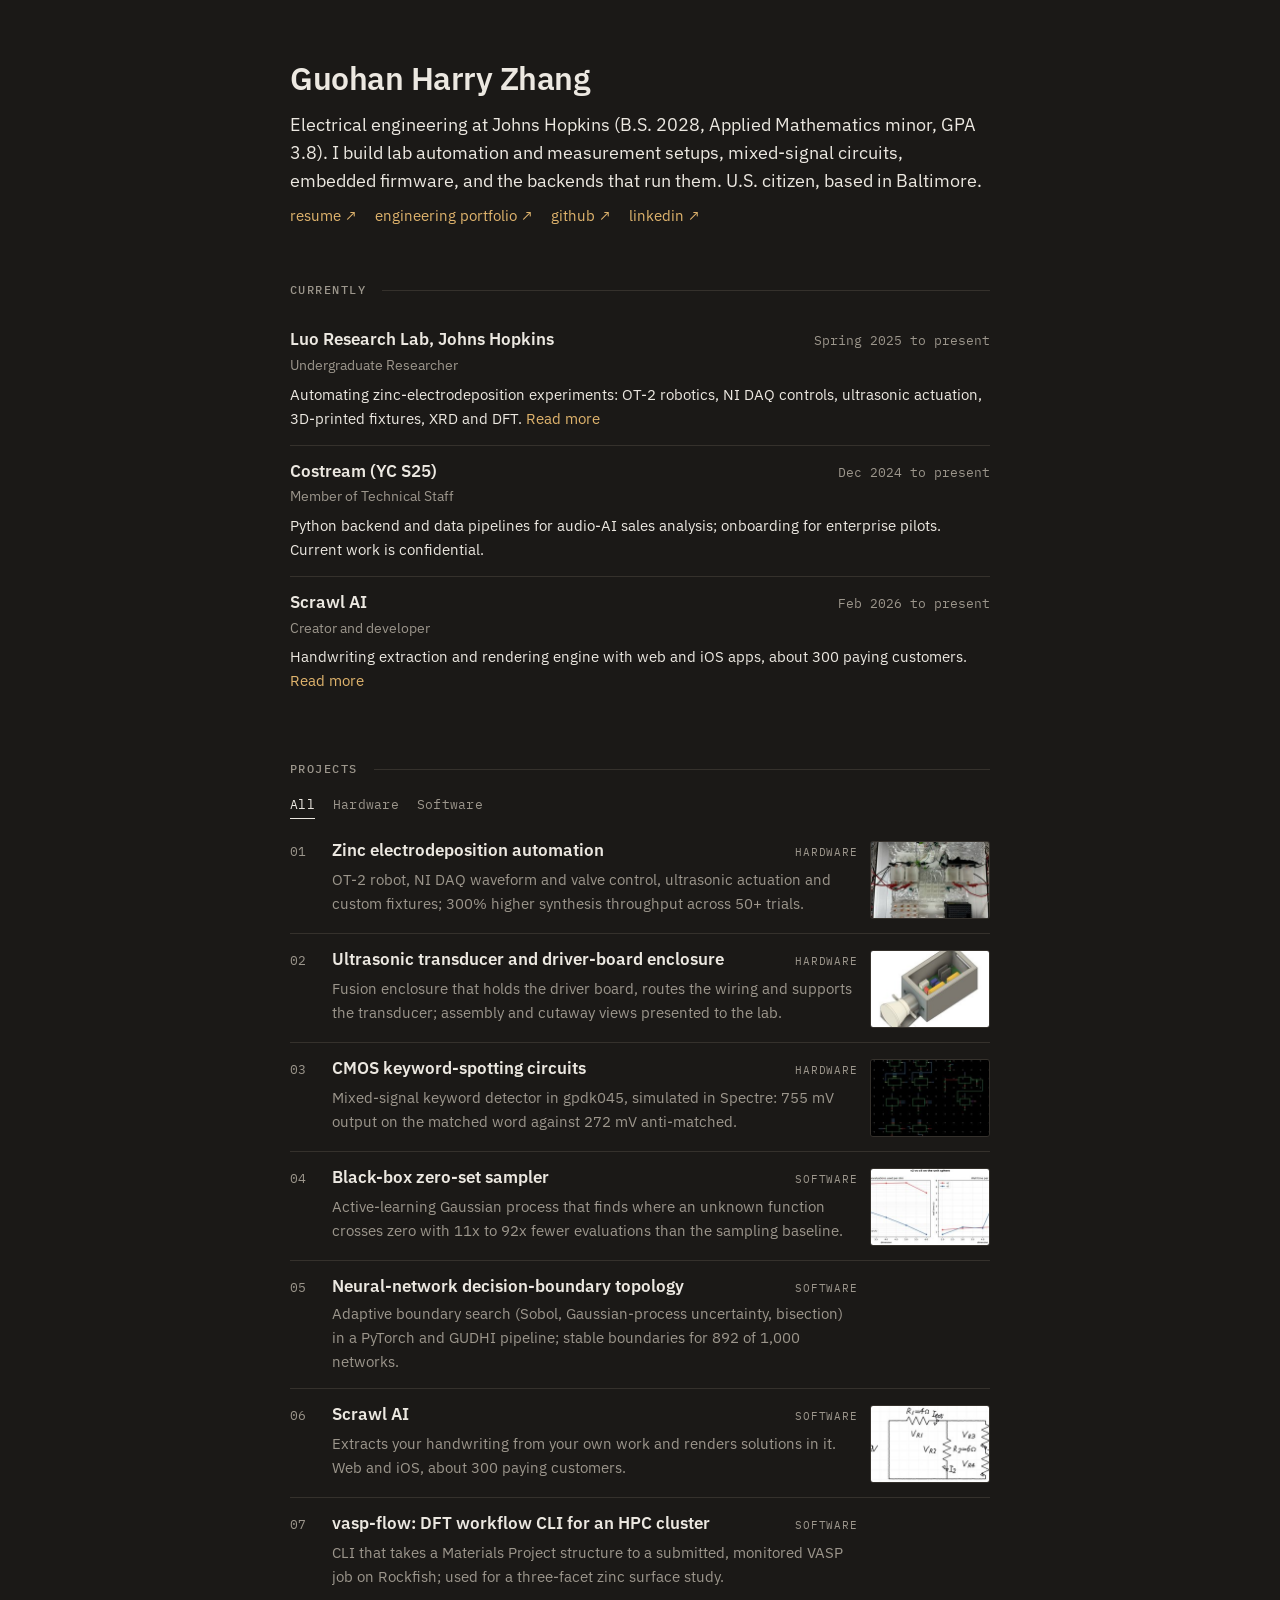
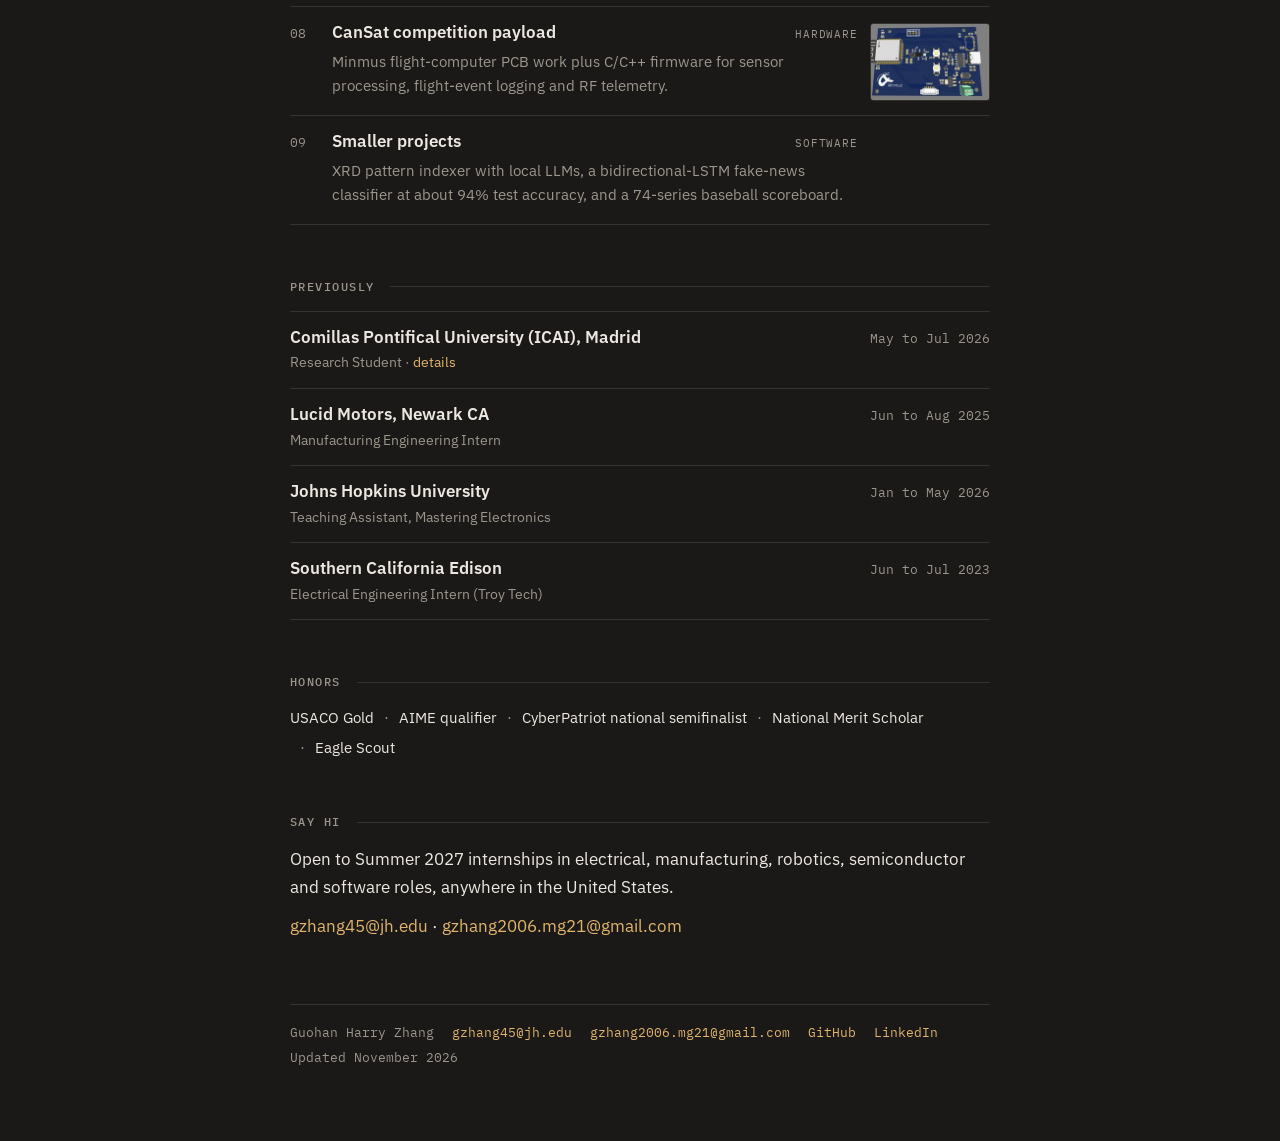
<file: index.html>
<!doctype html>
<html lang="en"><head><meta charset="utf-8"><meta name="viewport" content="width=device-width,initial-scale=1">
<title>Guohan Harry Zhang</title>
<meta name="description" content="Guohan Harry Zhang, electrical engineering at Johns Hopkins: lab automation, mixed-signal circuits, embedded firmware and backend software.">
<meta name="robots" content="noindex, nofollow">
<meta property="og:title" content="Guohan Harry Zhang"><meta property="og:description" content="Guohan Harry Zhang, electrical engineering at Johns Hopkins: lab automation, mixed-signal circuits, embedded firmware and backend software.">
<meta property="og:url" content="https://guohanharryzhang.github.io/"><meta property="og:type" content="website">
<link rel="canonical" href="https://guohanharryzhang.github.io/">
<link rel="preconnect" href="https://fonts.googleapis.com"><link rel="preconnect" href="https://fonts.gstatic.com" crossorigin>
<link href="https://fonts.googleapis.com/css2?family=IBM+Plex+Sans:wght@400;500;600&family=IBM+Plex+Mono:wght@400;500&display=swap" rel="stylesheet">
<link rel="stylesheet" href="/style.css?v=12"></head><body><main>

<header><h1>Guohan Harry Zhang</h1>
<p class="lede">Electrical engineering at Johns Hopkins (B.S. 2028, Applied Mathematics minor, GPA 3.8). I build lab automation and measurement setups, mixed-signal circuits, embedded firmware, and the backends that run them. U.S. citizen, based in Baltimore.</p>
<div class="links"><a href="/assets/Guohan_Zhang_Resume.pdf">resume ↗</a><a href="/assets/Guohan_Zhang_Portfolio.pdf">engineering portfolio ↗</a><a href="https://github.com/guohanharryzhang">github ↗</a><a href="https://www.linkedin.com/in/harrygzhang/">linkedin ↗</a></div></header>
<h2>Currently</h2><div class="row"><h3>Luo Research Lab, Johns Hopkins</h3><span class="when">Spring 2025 to present</span><span class="role">Undergraduate Researcher</span><p class="desc">Automating zinc-electrodeposition experiments: OT-2 robotics, NI DAQ controls, ultrasonic actuation, 3D-printed fixtures, XRD and DFT. <a href=/work/zinc-electrodeposition-automation/>Read more</a></p></div><div class="row"><h3>Costream (YC S25)</h3><span class="when">Dec 2024 to present</span><span class="role">Member of Technical Staff</span><p class="desc">Python backend and data pipelines for audio-AI sales analysis; onboarding for enterprise pilots. Current work is confidential.</p></div><div class="row"><h3>Scrawl AI</h3><span class="when">Feb 2026 to present</span><span class="role">Creator and developer</span><p class="desc">Handwriting extraction and rendering engine with web and iOS apps, about 300 paying customers. <a href=/work/scrawl-ai/>Read more</a></p></div>
<h2>Projects</h2>
<div class="filters" role="group" aria-label="Filter projects"><button aria-pressed="true" data-f="all">All</button><button aria-pressed="false" data-f="hardware">Hardware</button><button aria-pressed="false" data-f="software">Software</button></div>
<ol class="projects"><li data-tag="hardware"><h3><a href="/work/zinc-electrodeposition-automation/">Zinc electrodeposition automation</a></h3><span class="tag">hardware</span><p class="one">OT-2 robot, NI DAQ waveform and valve control, ultrasonic actuation and custom fixtures; 300% higher synthesis throughput across 50+ trials.</p><a class="thumb" href="/work/zinc-electrodeposition-automation/" tabindex="-1" aria-hidden="true"><img src="/assets/thumbs/zinc.jpg" alt="" width="240" height="156" loading="lazy"></a></li><li data-tag="hardware"><h3><a href="/work/ultrasonic-transducer-enclosure/">Ultrasonic transducer and driver-board enclosure</a></h3><span class="tag">hardware</span><p class="one">Fusion enclosure that holds the driver board, routes the wiring and supports the transducer; assembly and cutaway views presented to the lab.</p><a class="thumb" href="/work/ultrasonic-transducer-enclosure/" tabindex="-1" aria-hidden="true"><img src="/assets/thumbs/enclosure.jpg" alt="" width="240" height="156" loading="lazy"></a></li><li data-tag="hardware"><h3><a href="/work/cmos-keyword-spotting/">CMOS keyword-spotting circuits</a></h3><span class="tag">hardware</span><p class="one">Mixed-signal keyword detector in gpdk045, simulated in Spectre: 755 mV output on the matched word against 272 mV anti-matched.</p><a class="thumb" href="/work/cmos-keyword-spotting/" tabindex="-1" aria-hidden="true"><img src="/assets/thumbs/cmos.jpg" alt="" width="240" height="156" loading="lazy"></a></li><li data-tag="software"><h3><a href="/work/zero-set-finder/">Black-box zero-set sampler</a></h3><span class="tag">software</span><p class="one">Active-learning Gaussian process that finds where an unknown function crosses zero with 11x to 92x fewer evaluations than the sampling baseline.</p><a class="thumb" href="/work/zero-set-finder/" tabindex="-1" aria-hidden="true"><img src="/assets/thumbs/zeroset.jpg" alt="" width="240" height="156" loading="lazy"></a></li><li data-tag="software"><h3><a href="/work/neural-network-topology/">Neural-network decision-boundary topology</a></h3><span class="tag">software</span><p class="one">Adaptive boundary search (Sobol, Gaussian-process uncertainty, bisection) in a PyTorch and GUDHI pipeline; stable boundaries for 892 of 1,000 networks.</p><span class="thumb"></span></li><li data-tag="software"><h3><a href="/work/scrawl-ai/">Scrawl AI</a></h3><span class="tag">software</span><p class="one">Extracts your handwriting from your own work and renders solutions in it. Web and iOS, about 300 paying customers.</p><a class="thumb" href="/work/scrawl-ai/" tabindex="-1" aria-hidden="true"><img src="/assets/thumbs/scrawl.jpg" alt="" width="240" height="156" loading="lazy"></a></li><li data-tag="software"><h3><a href="/work/vasp-flow/">vasp-flow: DFT workflow CLI for an HPC cluster</a></h3><span class="tag">software</span><p class="one">CLI that takes a Materials Project structure to a submitted, monitored VASP job on Rockfish; used for a three-facet zinc surface study.</p><span class="thumb"></span></li><li data-tag="hardware"><h3><a href="/work/cansat-payload/">CanSat competition payload</a></h3><span class="tag">hardware</span><p class="one">Minmus flight-computer PCB work plus C/C++ firmware for sensor processing, flight-event logging and RF telemetry.</p><a class="thumb" href="/work/cansat-payload/" tabindex="-1" aria-hidden="true"><img src="/assets/thumbs/cansat.jpg" alt="" width="240" height="156" loading="lazy"></a></li><li data-tag="software"><h3><a href="/work/smaller-projects/">Smaller projects</a></h3><span class="tag">software</span><p class="one">XRD pattern indexer with local LLMs, a bidirectional-LSTM fake-news classifier at about 94% test accuracy, and a 74-series baseball scoreboard.</p><span class="thumb"></span></li></ol>
<h2>Previously</h2><div class="row"><h3>Comillas Pontifical University (ICAI), Madrid</h3><span class="when">May to Jul 2026</span><span class="role">Research Student · <a href=/work/neural-network-topology/>details</a></span></div><div class="row"><h3>Lucid Motors, Newark CA</h3><span class="when">Jun to Aug 2025</span><span class="role">Manufacturing Engineering Intern</span></div><div class="row"><h3>Johns Hopkins University</h3><span class="when">Jan to May 2026</span><span class="role">Teaching Assistant, Mastering Electronics</span></div><div class="row"><h3>Southern California Edison</h3><span class="when">Jun to Jul 2023</span><span class="role">Electrical Engineering Intern (Troy Tech)</span></div>
<h2>Honors</h2><ul class="honors"><li>USACO Gold</li><li>AIME qualifier</li><li>CyberPatriot national semifinalist</li><li>National Merit Scholar</li><li>Eagle Scout</li></ul>
<h2>Say hi</h2><p class="contact">Open to Summer 2027 internships in electrical, manufacturing, robotics, semiconductor and software roles, anywhere in the United States.</p>
<p class="contact"><a href="mailto:gzhang45@jh.edu">gzhang45@jh.edu</a> · <a href="mailto:gzhang2006.mg21@gmail.com">gzhang2006.mg21@gmail.com</a></p>
<script>
document.querySelectorAll('.filters button').forEach(b=>b.addEventListener('click',()=>{
 const f=b.dataset.f;document.querySelectorAll('.filters button').forEach(x=>x.setAttribute('aria-pressed',x===b));
 document.querySelectorAll('ol.projects li').forEach(li=>li.classList.toggle('hide',f!=='all'&&li.dataset.tag!==f));}));
</script>
<footer><span>Guohan Harry Zhang</span><a href="mailto:gzhang45@jh.edu">gzhang45@jh.edu</a><a href="mailto:gzhang2006.mg21@gmail.com">gzhang2006.mg21@gmail.com</a><a href="https://github.com/guohanharryzhang">GitHub</a><a href="https://www.linkedin.com/in/harrygzhang/">LinkedIn</a><span>Updated November 2026</span></footer>
</main></body></html>
</file>
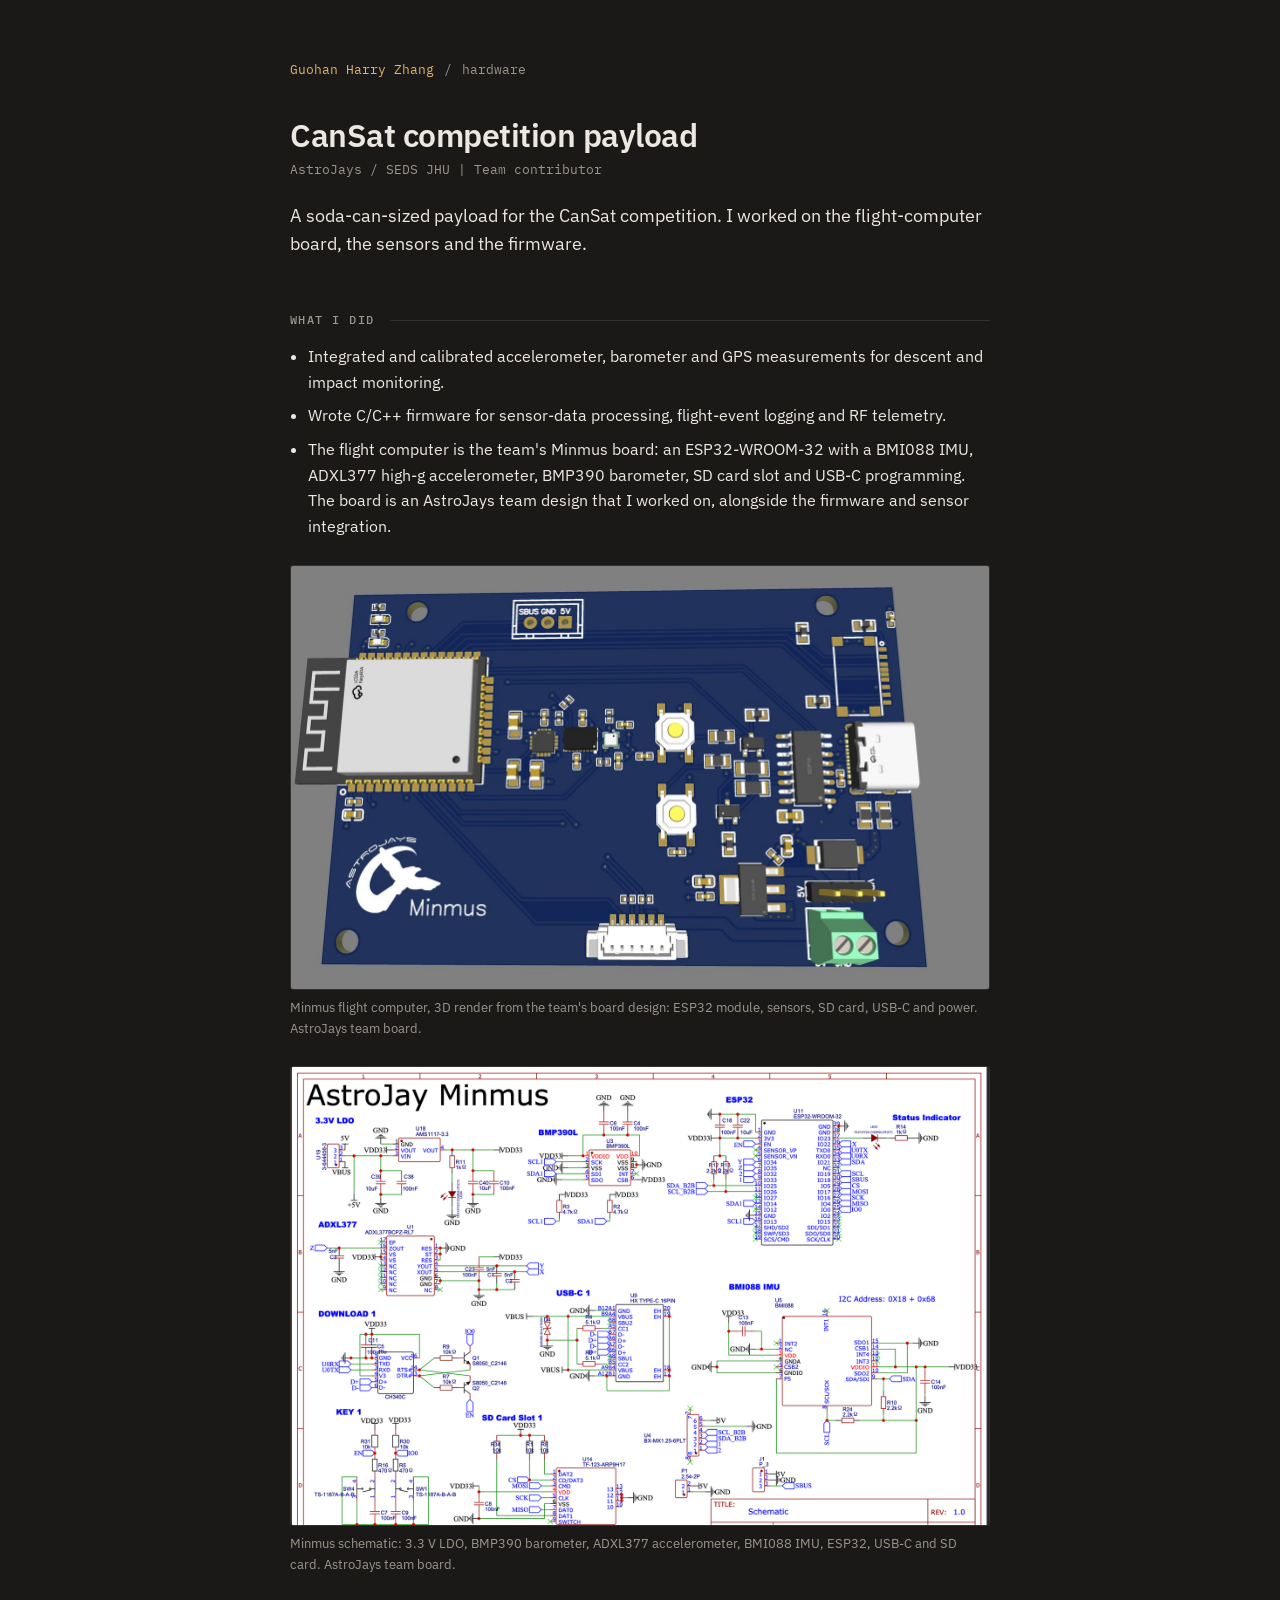
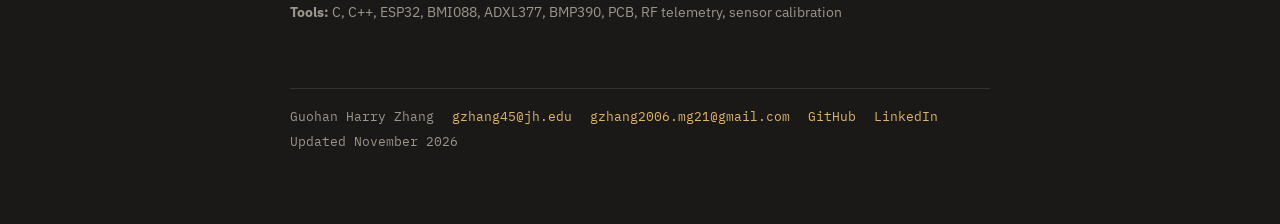
<file: work/cansat-payload/index.html>
<!doctype html>
<html lang="en"><head><meta charset="utf-8"><meta name="viewport" content="width=device-width,initial-scale=1">
<title>CanSat competition payload · Guohan Harry Zhang</title>
<meta name="description" content="Minmus flight-computer PCB work plus C/C++ firmware for sensor processing, flight-event logging and RF telemetry.">
<meta name="robots" content="noindex, nofollow">
<meta property="og:title" content="CanSat competition payload · Guohan Harry Zhang"><meta property="og:description" content="Minmus flight-computer PCB work plus C/C++ firmware for sensor processing, flight-event logging and RF telemetry.">
<meta property="og:url" content="https://guohanharryzhang.github.io/work/cansat-payload/"><meta property="og:type" content="website">
<link rel="canonical" href="https://guohanharryzhang.github.io/work/cansat-payload/">
<link rel="preconnect" href="https://fonts.googleapis.com"><link rel="preconnect" href="https://fonts.gstatic.com" crossorigin>
<link href="https://fonts.googleapis.com/css2?family=IBM+Plex+Sans:wght@400;500;600&family=IBM+Plex+Mono:wght@400;500&display=swap" rel="stylesheet">
<link rel="stylesheet" href="/style.css?v=12"></head><body><main>
<p class="crumb"><a href="/">Guohan Harry Zhang</a><span>/</span><span>hardware</span></p>
<h1>CanSat competition payload</h1><p class="kicker">AstroJays / SEDS JHU | Team contributor</p>
<p class="lede">A soda-can-sized payload for the CanSat competition. I worked on the flight-computer board, the sensors and the firmware.</p>

<h2>What I did</h2><ul class="work"><li>Integrated and calibrated accelerometer, barometer and GPS measurements for descent and impact monitoring.</li><li>Wrote C/C++ firmware for sensor-data processing, flight-event logging and RF telemetry.</li><li>The flight computer is the team&#x27;s Minmus board: an ESP32-WROOM-32 with a BMI088 IMU, ADXL377 high-g accelerometer, BMP390 barometer, SD card slot and USB-C programming. The board is an AstroJays team design that I worked on, alongside the firmware and sensor integration.</li></ul>
<figure><img src="/assets/cansat_minmus_board.jpg" alt="Minmus flight computer, 3D render from the team&#x27;s board design: ESP32 module, sensors, SD card, USB-C and power. AstroJays team board." loading="lazy"><figcaption>Minmus flight computer, 3D render from the team&#x27;s board design: ESP32 module, sensors, SD card, USB-C and power. AstroJays team board.</figcaption></figure><figure><img src="/assets/cansat_minmus_schematic.png" alt="Minmus schematic: 3.3 V LDO, BMP390 barometer, ADXL377 accelerometer, BMI088 IMU, ESP32, USB-C and SD card. AstroJays team board." loading="lazy"><figcaption>Minmus schematic: 3.3 V LDO, BMP390 barometer, ADXL377 accelerometer, BMI088 IMU, ESP32, USB-C and SD card. AstroJays team board.</figcaption></figure>
<p class="tools"><b>Tools:</b> C, C++, ESP32, BMI088, ADXL377, BMP390, PCB, RF telemetry, sensor calibration</p>

<footer><span>Guohan Harry Zhang</span><a href="mailto:gzhang45@jh.edu">gzhang45@jh.edu</a><a href="mailto:gzhang2006.mg21@gmail.com">gzhang2006.mg21@gmail.com</a><a href="https://github.com/guohanharryzhang">GitHub</a><a href="https://www.linkedin.com/in/harrygzhang/">LinkedIn</a><span>Updated November 2026</span></footer>
</main></body></html>
</file>
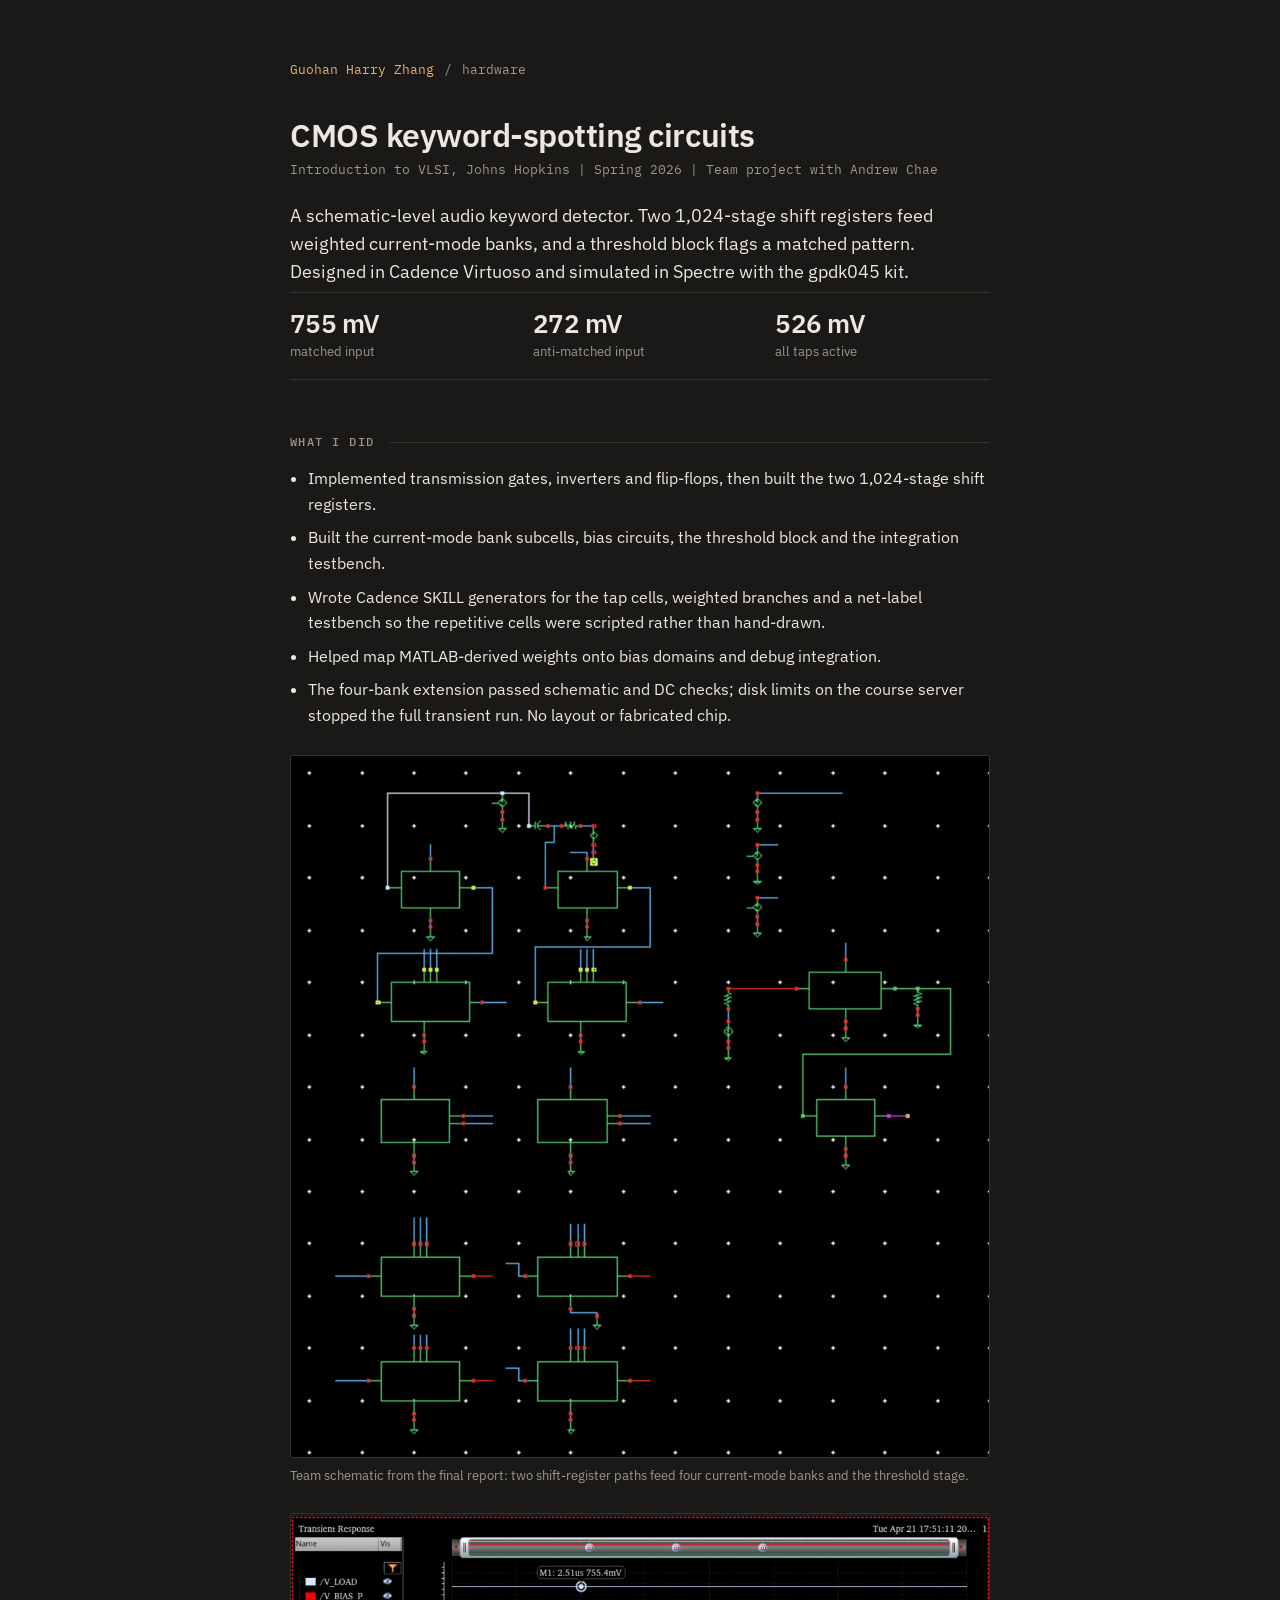
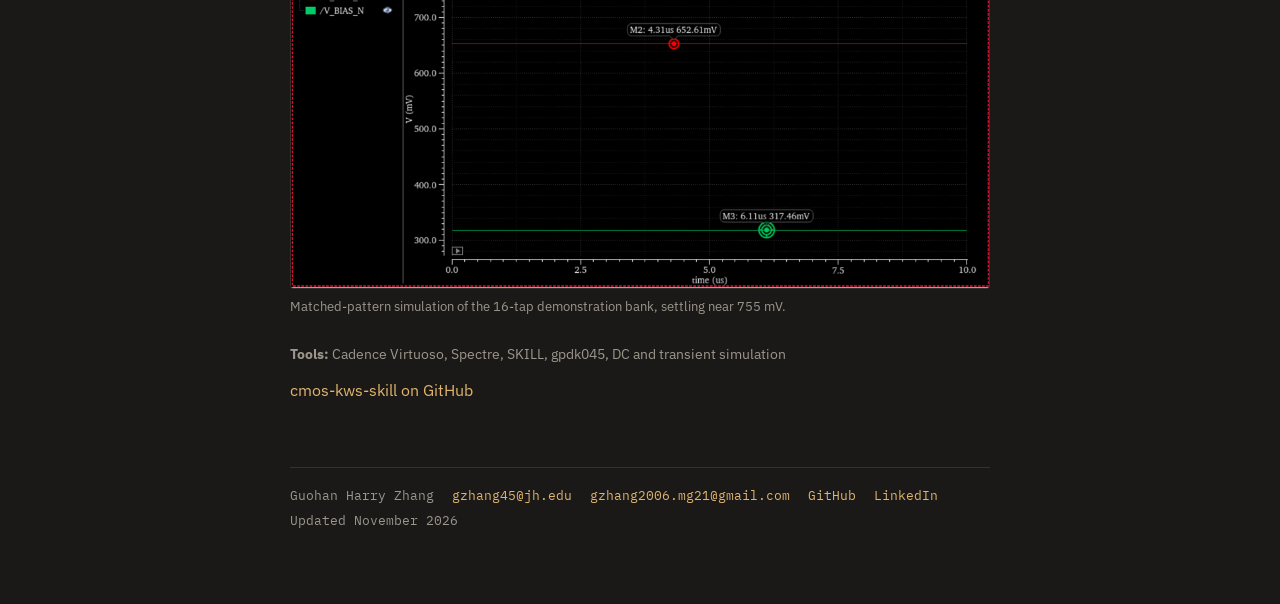
<file: work/cmos-keyword-spotting/index.html>
<!doctype html>
<html lang="en"><head><meta charset="utf-8"><meta name="viewport" content="width=device-width,initial-scale=1">
<title>CMOS keyword-spotting circuits · Guohan Harry Zhang</title>
<meta name="description" content="Mixed-signal keyword detector in gpdk045, simulated in Spectre: 755 mV output on the matched word against 272 mV anti-matched.">
<meta name="robots" content="noindex, nofollow">
<meta property="og:title" content="CMOS keyword-spotting circuits · Guohan Harry Zhang"><meta property="og:description" content="Mixed-signal keyword detector in gpdk045, simulated in Spectre: 755 mV output on the matched word against 272 mV anti-matched.">
<meta property="og:url" content="https://guohanharryzhang.github.io/work/cmos-keyword-spotting/"><meta property="og:type" content="website">
<link rel="canonical" href="https://guohanharryzhang.github.io/work/cmos-keyword-spotting/">
<link rel="preconnect" href="https://fonts.googleapis.com"><link rel="preconnect" href="https://fonts.gstatic.com" crossorigin>
<link href="https://fonts.googleapis.com/css2?family=IBM+Plex+Sans:wght@400;500;600&family=IBM+Plex+Mono:wght@400;500&display=swap" rel="stylesheet">
<link rel="stylesheet" href="/style.css?v=12"></head><body><main>
<p class="crumb"><a href="/">Guohan Harry Zhang</a><span>/</span><span>hardware</span></p>
<h1>CMOS keyword-spotting circuits</h1><p class="kicker">Introduction to VLSI, Johns Hopkins | Spring 2026 | Team project with Andrew Chae</p>
<p class="lede">A schematic-level audio keyword detector. Two 1,024-stage shift registers feed weighted current-mode banks, and a threshold block flags a matched pattern. Designed in Cadence Virtuoso and simulated in Spectre with the gpdk045 kit.</p>
<div class="results"><div><b>755 mV</b><span>matched input</span></div><div><b>272 mV</b><span>anti-matched input</span></div><div><b>526 mV</b><span>all taps active</span></div></div>
<h2>What I did</h2><ul class="work"><li>Implemented transmission gates, inverters and flip-flops, then built the two 1,024-stage shift registers.</li><li>Built the current-mode bank subcells, bias circuits, the threshold block and the integration testbench.</li><li>Wrote Cadence SKILL generators for the tap cells, weighted branches and a net-label testbench so the repetitive cells were scripted rather than hand-drawn.</li><li>Helped map MATLAB-derived weights onto bias domains and debug integration.</li><li>The four-bank extension passed schematic and DC checks; disk limits on the course server stopped the full transient run. No layout or fabricated chip.</li></ul>
<figure><img src="/assets/cmos_four_bank.png" alt="Team schematic from the final report: two shift-register paths feed four current-mode banks and the threshold stage." loading="lazy"><figcaption>Team schematic from the final report: two shift-register paths feed four current-mode banks and the threshold stage.</figcaption></figure><figure><img src="/assets/cmos_matched_test.png" alt="Matched-pattern simulation of the 16-tap demonstration bank, settling near 755 mV." loading="lazy"><figcaption>Matched-pattern simulation of the 16-tap demonstration bank, settling near 755 mV.</figcaption></figure>
<p class="tools"><b>Tools:</b> Cadence Virtuoso, Spectre, SKILL, gpdk045, DC and transient simulation</p>
<p><a href="https://github.com/guohanharryzhang/cmos-kws-skill">cmos-kws-skill on GitHub</a></p>
<footer><span>Guohan Harry Zhang</span><a href="mailto:gzhang45@jh.edu">gzhang45@jh.edu</a><a href="mailto:gzhang2006.mg21@gmail.com">gzhang2006.mg21@gmail.com</a><a href="https://github.com/guohanharryzhang">GitHub</a><a href="https://www.linkedin.com/in/harrygzhang/">LinkedIn</a><span>Updated November 2026</span></footer>
</main></body></html>
</file>
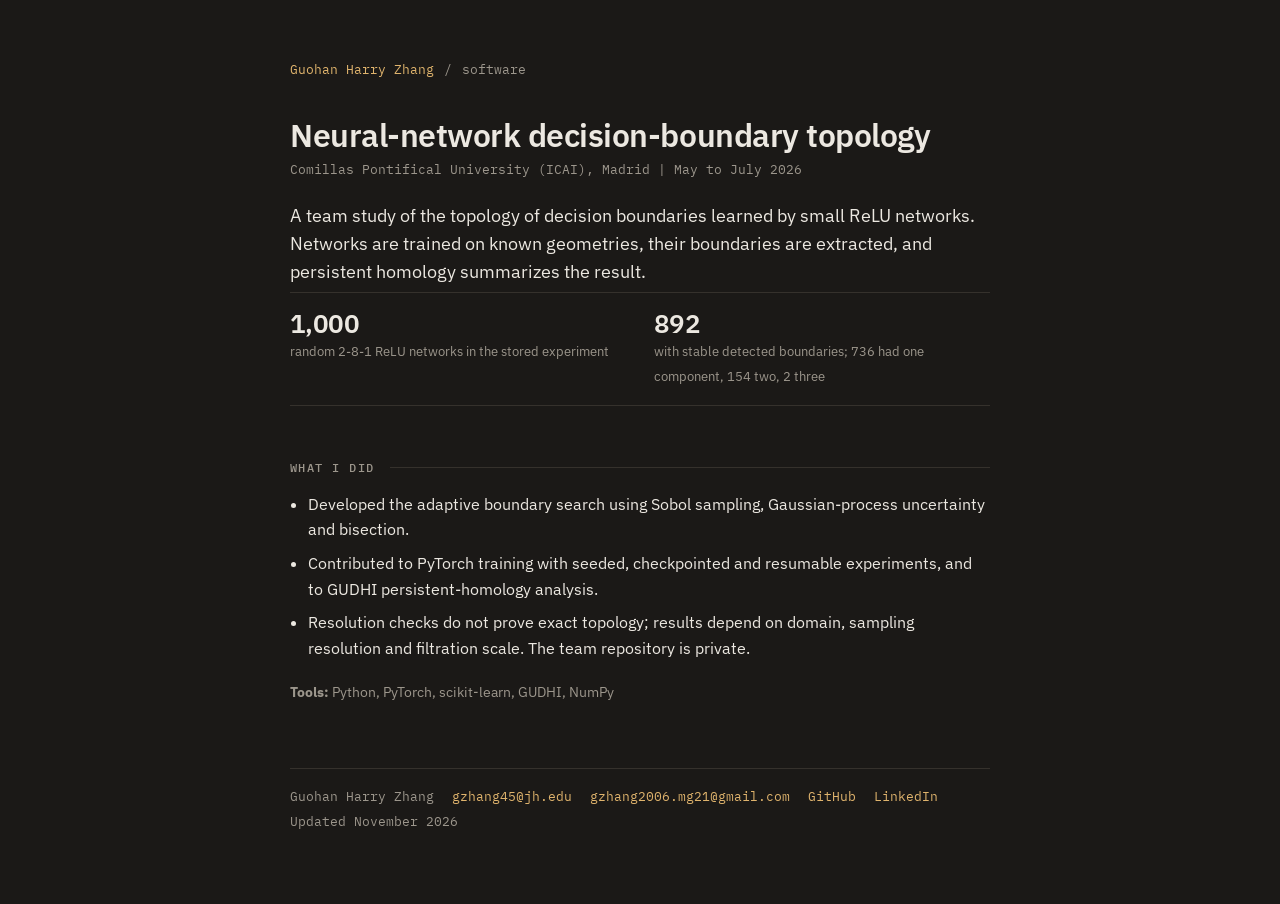
<file: work/neural-network-topology/index.html>
<!doctype html>
<html lang="en"><head><meta charset="utf-8"><meta name="viewport" content="width=device-width,initial-scale=1">
<title>Neural-network decision-boundary topology · Guohan Harry Zhang</title>
<meta name="description" content="Adaptive boundary search (Sobol, Gaussian-process uncertainty, bisection) in a PyTorch and GUDHI pipeline; stable boundaries for 892 of 1,000 networks.">
<meta name="robots" content="noindex, nofollow">
<meta property="og:title" content="Neural-network decision-boundary topology · Guohan Harry Zhang"><meta property="og:description" content="Adaptive boundary search (Sobol, Gaussian-process uncertainty, bisection) in a PyTorch and GUDHI pipeline; stable boundaries for 892 of 1,000 networks.">
<meta property="og:url" content="https://guohanharryzhang.github.io/work/neural-network-topology/"><meta property="og:type" content="website">
<link rel="canonical" href="https://guohanharryzhang.github.io/work/neural-network-topology/">
<link rel="preconnect" href="https://fonts.googleapis.com"><link rel="preconnect" href="https://fonts.gstatic.com" crossorigin>
<link href="https://fonts.googleapis.com/css2?family=IBM+Plex+Sans:wght@400;500;600&family=IBM+Plex+Mono:wght@400;500&display=swap" rel="stylesheet">
<link rel="stylesheet" href="/style.css?v=12"></head><body><main>
<p class="crumb"><a href="/">Guohan Harry Zhang</a><span>/</span><span>software</span></p>
<h1>Neural-network decision-boundary topology</h1><p class="kicker">Comillas Pontifical University (ICAI), Madrid | May to July 2026</p>
<p class="lede">A team study of the topology of decision boundaries learned by small ReLU networks. Networks are trained on known geometries, their boundaries are extracted, and persistent homology summarizes the result.</p>
<div class="results"><div><b>1,000</b><span>random 2-8-1 ReLU networks in the stored experiment</span></div><div><b>892</b><span>with stable detected boundaries; 736 had one component, 154 two, 2 three</span></div></div>
<h2>What I did</h2><ul class="work"><li>Developed the adaptive boundary search using Sobol sampling, Gaussian-process uncertainty and bisection.</li><li>Contributed to PyTorch training with seeded, checkpointed and resumable experiments, and to GUDHI persistent-homology analysis.</li><li>Resolution checks do not prove exact topology; results depend on domain, sampling resolution and filtration scale. The team repository is private.</li></ul>

<p class="tools"><b>Tools:</b> Python, PyTorch, scikit-learn, GUDHI, NumPy</p>

<footer><span>Guohan Harry Zhang</span><a href="mailto:gzhang45@jh.edu">gzhang45@jh.edu</a><a href="mailto:gzhang2006.mg21@gmail.com">gzhang2006.mg21@gmail.com</a><a href="https://github.com/guohanharryzhang">GitHub</a><a href="https://www.linkedin.com/in/harrygzhang/">LinkedIn</a><span>Updated November 2026</span></footer>
</main></body></html>
</file>
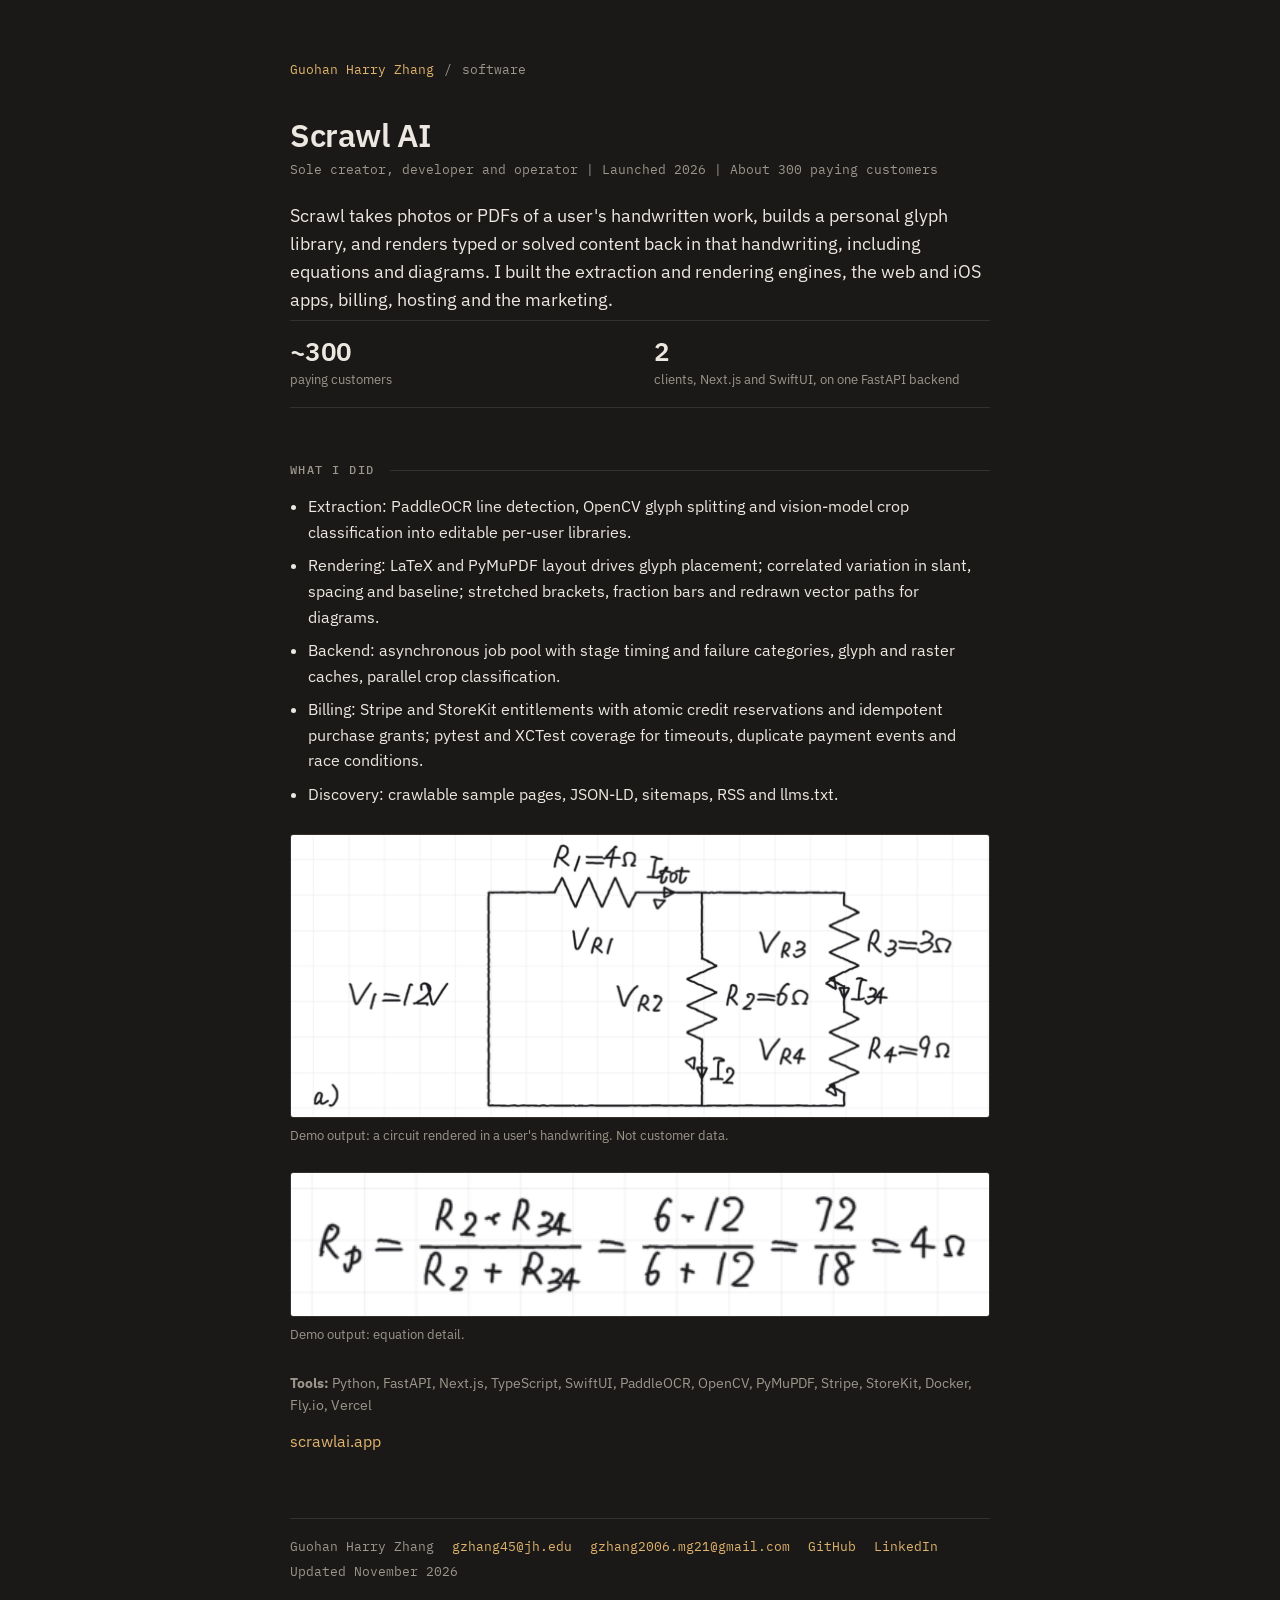
<file: work/scrawl-ai/index.html>
<!doctype html>
<html lang="en"><head><meta charset="utf-8"><meta name="viewport" content="width=device-width,initial-scale=1">
<title>Scrawl AI · Guohan Harry Zhang</title>
<meta name="description" content="Extracts your handwriting from your own work and renders solutions in it. Web and iOS, about 300 paying customers.">
<meta name="robots" content="noindex, nofollow">
<meta property="og:title" content="Scrawl AI · Guohan Harry Zhang"><meta property="og:description" content="Extracts your handwriting from your own work and renders solutions in it. Web and iOS, about 300 paying customers.">
<meta property="og:url" content="https://guohanharryzhang.github.io/work/scrawl-ai/"><meta property="og:type" content="website">
<link rel="canonical" href="https://guohanharryzhang.github.io/work/scrawl-ai/">
<link rel="preconnect" href="https://fonts.googleapis.com"><link rel="preconnect" href="https://fonts.gstatic.com" crossorigin>
<link href="https://fonts.googleapis.com/css2?family=IBM+Plex+Sans:wght@400;500;600&family=IBM+Plex+Mono:wght@400;500&display=swap" rel="stylesheet">
<link rel="stylesheet" href="/style.css?v=12"></head><body><main>
<p class="crumb"><a href="/">Guohan Harry Zhang</a><span>/</span><span>software</span></p>
<h1>Scrawl AI</h1><p class="kicker">Sole creator, developer and operator | Launched 2026 | About 300 paying customers</p>
<p class="lede">Scrawl takes photos or PDFs of a user&#x27;s handwritten work, builds a personal glyph library, and renders typed or solved content back in that handwriting, including equations and diagrams. I built the extraction and rendering engines, the web and iOS apps, billing, hosting and the marketing.</p>
<div class="results"><div><b>~300</b><span>paying customers</span></div><div><b>2</b><span>clients, Next.js and SwiftUI, on one FastAPI backend</span></div></div>
<h2>What I did</h2><ul class="work"><li>Extraction: PaddleOCR line detection, OpenCV glyph splitting and vision-model crop classification into editable per-user libraries.</li><li>Rendering: LaTeX and PyMuPDF layout drives glyph placement; correlated variation in slant, spacing and baseline; stretched brackets, fraction bars and redrawn vector paths for diagrams.</li><li>Backend: asynchronous job pool with stage timing and failure categories, glyph and raster caches, parallel crop classification.</li><li>Billing: Stripe and StoreKit entitlements with atomic credit reservations and idempotent purchase grants; pytest and XCTest coverage for timeouts, duplicate payment events and race conditions.</li><li>Discovery: crawlable sample pages, JSON-LD, sitemaps, RSS and llms.txt.</li></ul>
<figure><img src="/assets/scrawl_circuit_example.png" alt="Demo output: a circuit rendered in a user&#x27;s handwriting. Not customer data." loading="lazy"><figcaption>Demo output: a circuit rendered in a user&#x27;s handwriting. Not customer data.</figcaption></figure><figure><img src="/assets/scrawl_equation_detail.png" alt="Demo output: equation detail." loading="lazy"><figcaption>Demo output: equation detail.</figcaption></figure>
<p class="tools"><b>Tools:</b> Python, FastAPI, Next.js, TypeScript, SwiftUI, PaddleOCR, OpenCV, PyMuPDF, Stripe, StoreKit, Docker, Fly.io, Vercel</p>
<p><a href="https://scrawlai.app/">scrawlai.app</a></p>
<footer><span>Guohan Harry Zhang</span><a href="mailto:gzhang45@jh.edu">gzhang45@jh.edu</a><a href="mailto:gzhang2006.mg21@gmail.com">gzhang2006.mg21@gmail.com</a><a href="https://github.com/guohanharryzhang">GitHub</a><a href="https://www.linkedin.com/in/harrygzhang/">LinkedIn</a><span>Updated November 2026</span></footer>
</main></body></html>
</file>
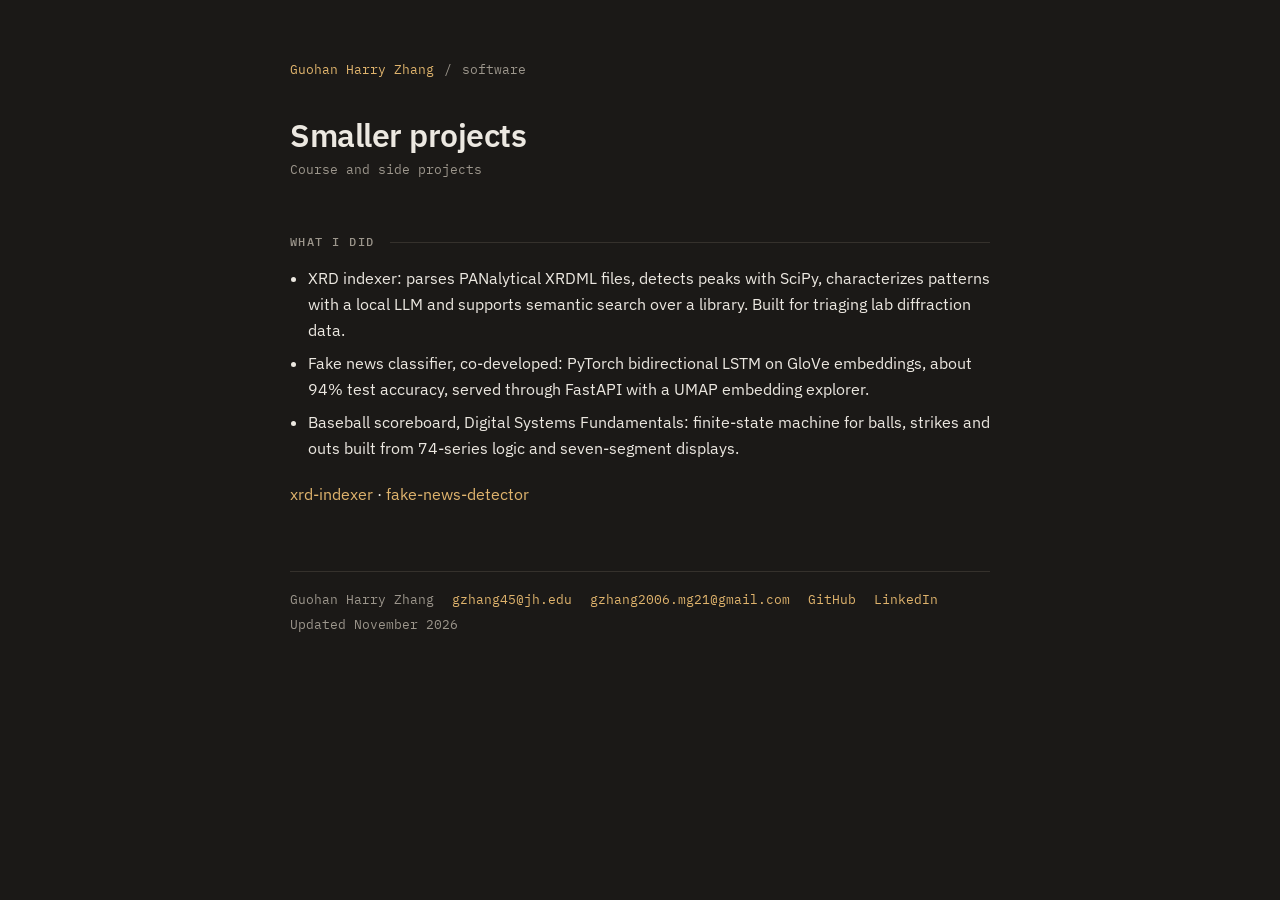
<file: work/smaller-projects/index.html>
<!doctype html>
<html lang="en"><head><meta charset="utf-8"><meta name="viewport" content="width=device-width,initial-scale=1">
<title>Smaller projects · Guohan Harry Zhang</title>
<meta name="description" content="XRD pattern indexer with local LLMs, a bidirectional-LSTM fake-news classifier at about 94% test accuracy, and a 74-series baseball scoreboard.">
<meta name="robots" content="noindex, nofollow">
<meta property="og:title" content="Smaller projects · Guohan Harry Zhang"><meta property="og:description" content="XRD pattern indexer with local LLMs, a bidirectional-LSTM fake-news classifier at about 94% test accuracy, and a 74-series baseball scoreboard.">
<meta property="og:url" content="https://guohanharryzhang.github.io/work/smaller-projects/"><meta property="og:type" content="website">
<link rel="canonical" href="https://guohanharryzhang.github.io/work/smaller-projects/">
<link rel="preconnect" href="https://fonts.googleapis.com"><link rel="preconnect" href="https://fonts.gstatic.com" crossorigin>
<link href="https://fonts.googleapis.com/css2?family=IBM+Plex+Sans:wght@400;500;600&family=IBM+Plex+Mono:wght@400;500&display=swap" rel="stylesheet">
<link rel="stylesheet" href="/style.css?v=12"></head><body><main>
<p class="crumb"><a href="/">Guohan Harry Zhang</a><span>/</span><span>software</span></p>
<h1>Smaller projects</h1><p class="kicker">Course and side projects</p>


<h2>What I did</h2><ul class="work"><li>XRD indexer: parses PANalytical XRDML files, detects peaks with SciPy, characterizes patterns with a local LLM and supports semantic search over a library. Built for triaging lab diffraction data.</li><li>Fake news classifier, co-developed: PyTorch bidirectional LSTM on GloVe embeddings, about 94% test accuracy, served through FastAPI with a UMAP embedding explorer.</li><li>Baseball scoreboard, Digital Systems Fundamentals: finite-state machine for balls, strikes and outs built from 74-series logic and seven-segment displays.</li></ul>


<p><a href="https://github.com/guohanharryzhang/xrd-indexer">xrd-indexer</a> · <a href="https://github.com/guohanharryzhang/fake-news-detector">fake-news-detector</a></p>
<footer><span>Guohan Harry Zhang</span><a href="mailto:gzhang45@jh.edu">gzhang45@jh.edu</a><a href="mailto:gzhang2006.mg21@gmail.com">gzhang2006.mg21@gmail.com</a><a href="https://github.com/guohanharryzhang">GitHub</a><a href="https://www.linkedin.com/in/harrygzhang/">LinkedIn</a><span>Updated November 2026</span></footer>
</main></body></html>
</file>
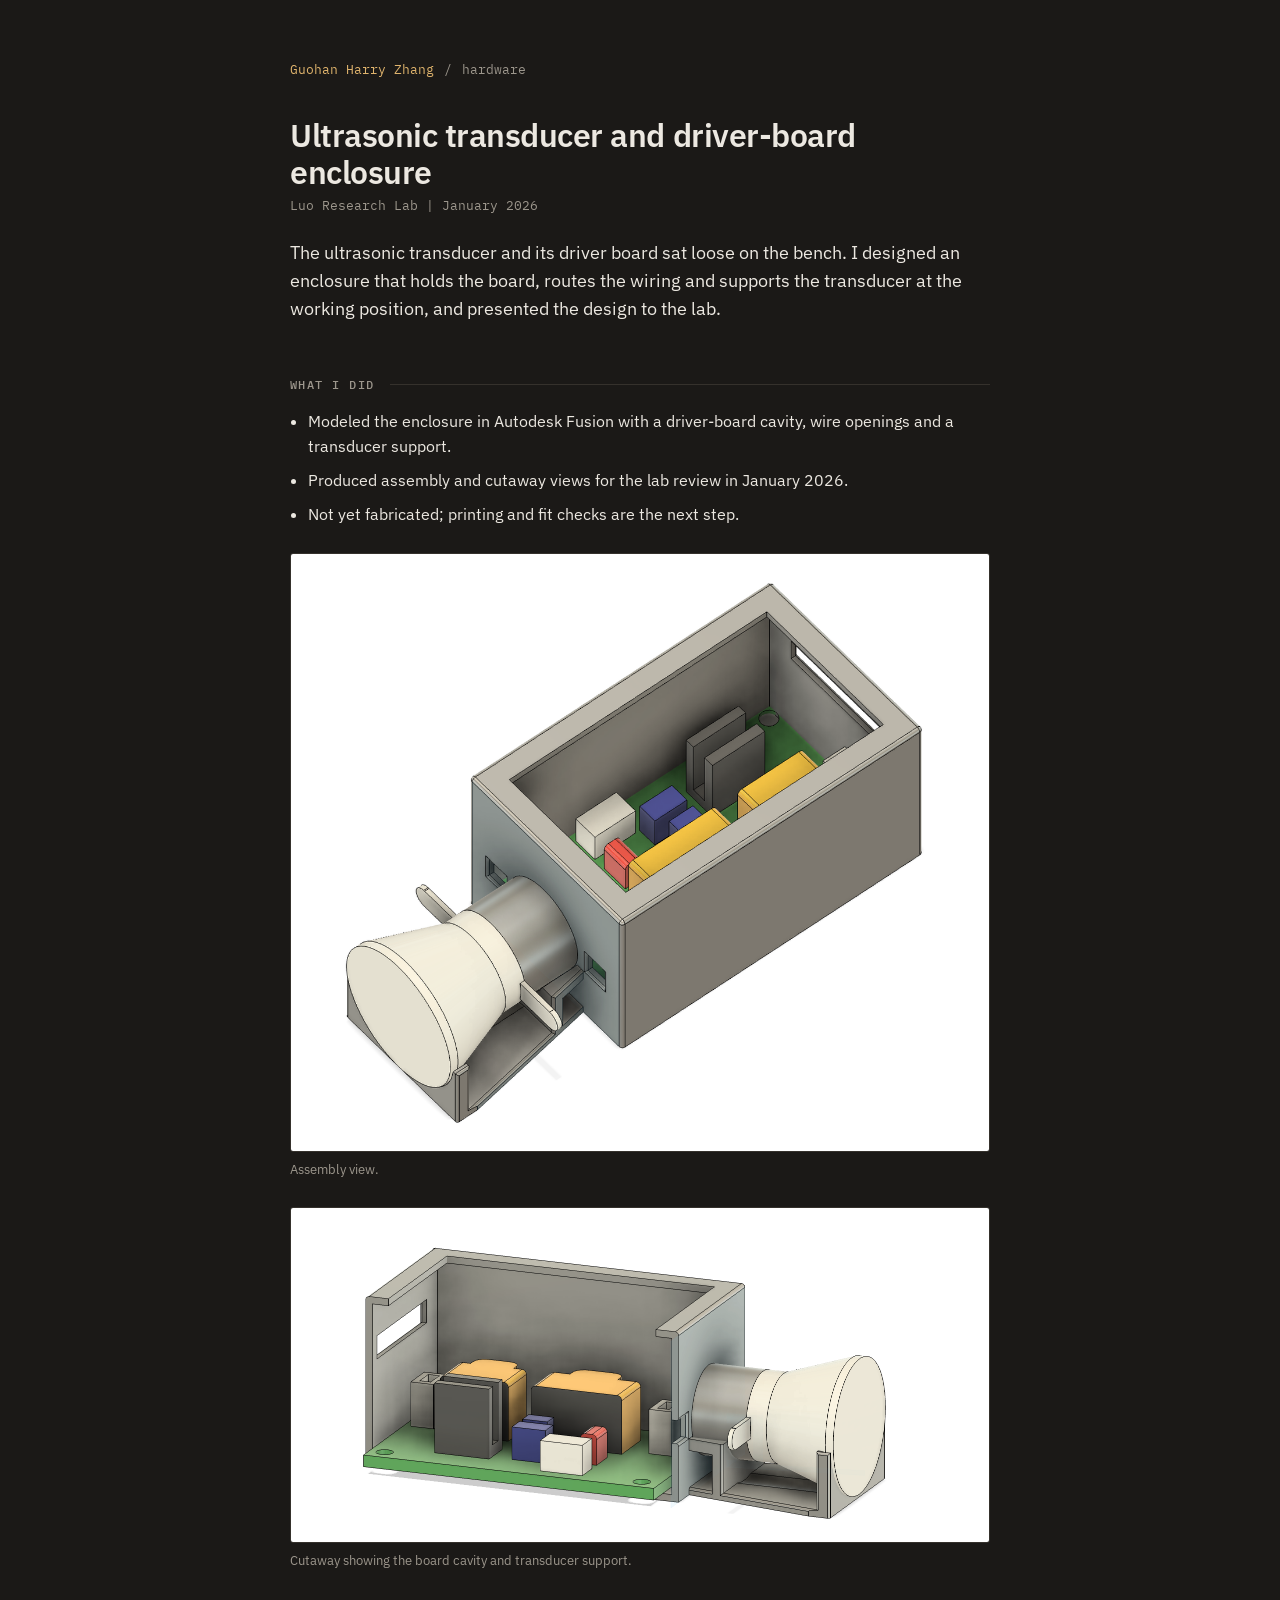
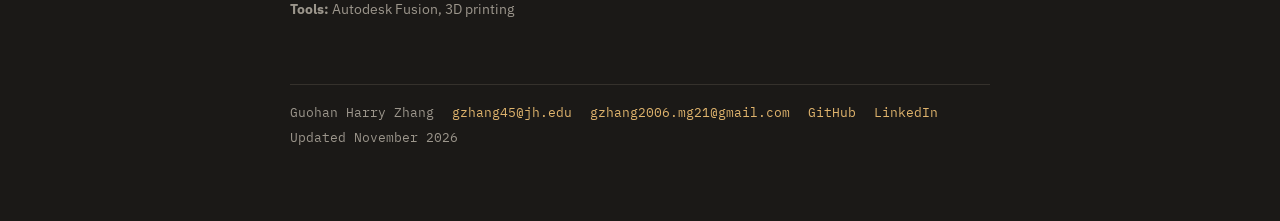
<file: work/ultrasonic-transducer-enclosure/index.html>
<!doctype html>
<html lang="en"><head><meta charset="utf-8"><meta name="viewport" content="width=device-width,initial-scale=1">
<title>Ultrasonic transducer and driver-board enclosure · Guohan Harry Zhang</title>
<meta name="description" content="Fusion enclosure that holds the driver board, routes the wiring and supports the transducer; assembly and cutaway views presented to the lab.">
<meta name="robots" content="noindex, nofollow">
<meta property="og:title" content="Ultrasonic transducer and driver-board enclosure · Guohan Harry Zhang"><meta property="og:description" content="Fusion enclosure that holds the driver board, routes the wiring and supports the transducer; assembly and cutaway views presented to the lab.">
<meta property="og:url" content="https://guohanharryzhang.github.io/work/ultrasonic-transducer-enclosure/"><meta property="og:type" content="website">
<link rel="canonical" href="https://guohanharryzhang.github.io/work/ultrasonic-transducer-enclosure/">
<link rel="preconnect" href="https://fonts.googleapis.com"><link rel="preconnect" href="https://fonts.gstatic.com" crossorigin>
<link href="https://fonts.googleapis.com/css2?family=IBM+Plex+Sans:wght@400;500;600&family=IBM+Plex+Mono:wght@400;500&display=swap" rel="stylesheet">
<link rel="stylesheet" href="/style.css?v=12"></head><body><main>
<p class="crumb"><a href="/">Guohan Harry Zhang</a><span>/</span><span>hardware</span></p>
<h1>Ultrasonic transducer and driver-board enclosure</h1><p class="kicker">Luo Research Lab | January 2026</p>
<p class="lede">The ultrasonic transducer and its driver board sat loose on the bench. I designed an enclosure that holds the board, routes the wiring and supports the transducer at the working position, and presented the design to the lab.</p>

<h2>What I did</h2><ul class="work"><li>Modeled the enclosure in Autodesk Fusion with a driver-board cavity, wire openings and a transducer support.</li><li>Produced assembly and cutaway views for the lab review in January 2026.</li><li>Not yet fabricated; printing and fit checks are the next step.</li></ul>
<figure><img src="/assets/transducer_assembly.png" alt="Assembly view." loading="lazy"><figcaption>Assembly view.</figcaption></figure><figure><img src="/assets/transducer_cutaway.png" alt="Cutaway showing the board cavity and transducer support." loading="lazy"><figcaption>Cutaway showing the board cavity and transducer support.</figcaption></figure>
<p class="tools"><b>Tools:</b> Autodesk Fusion, 3D printing</p>

<footer><span>Guohan Harry Zhang</span><a href="mailto:gzhang45@jh.edu">gzhang45@jh.edu</a><a href="mailto:gzhang2006.mg21@gmail.com">gzhang2006.mg21@gmail.com</a><a href="https://github.com/guohanharryzhang">GitHub</a><a href="https://www.linkedin.com/in/harrygzhang/">LinkedIn</a><span>Updated November 2026</span></footer>
</main></body></html>
</file>
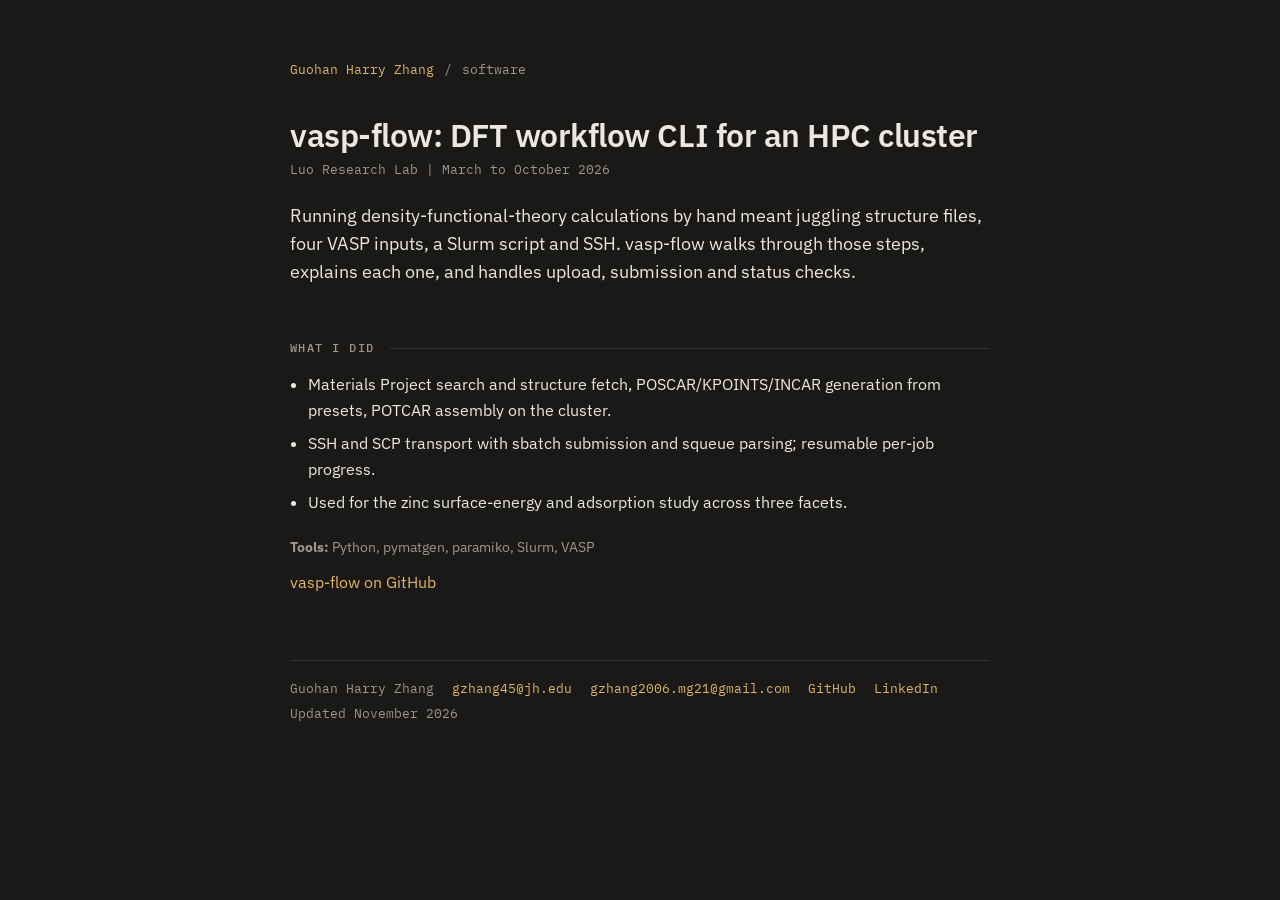
<file: work/vasp-flow/index.html>
<!doctype html>
<html lang="en"><head><meta charset="utf-8"><meta name="viewport" content="width=device-width,initial-scale=1">
<title>vasp-flow: DFT workflow CLI for an HPC cluster · Guohan Harry Zhang</title>
<meta name="description" content="CLI that takes a Materials Project structure to a submitted, monitored VASP job on Rockfish; used for a three-facet zinc surface study.">
<meta name="robots" content="noindex, nofollow">
<meta property="og:title" content="vasp-flow: DFT workflow CLI for an HPC cluster · Guohan Harry Zhang"><meta property="og:description" content="CLI that takes a Materials Project structure to a submitted, monitored VASP job on Rockfish; used for a three-facet zinc surface study.">
<meta property="og:url" content="https://guohanharryzhang.github.io/work/vasp-flow/"><meta property="og:type" content="website">
<link rel="canonical" href="https://guohanharryzhang.github.io/work/vasp-flow/">
<link rel="preconnect" href="https://fonts.googleapis.com"><link rel="preconnect" href="https://fonts.gstatic.com" crossorigin>
<link href="https://fonts.googleapis.com/css2?family=IBM+Plex+Sans:wght@400;500;600&family=IBM+Plex+Mono:wght@400;500&display=swap" rel="stylesheet">
<link rel="stylesheet" href="/style.css?v=12"></head><body><main>
<p class="crumb"><a href="/">Guohan Harry Zhang</a><span>/</span><span>software</span></p>
<h1>vasp-flow: DFT workflow CLI for an HPC cluster</h1><p class="kicker">Luo Research Lab | March to October 2026</p>
<p class="lede">Running density-functional-theory calculations by hand meant juggling structure files, four VASP inputs, a Slurm script and SSH. vasp-flow walks through those steps, explains each one, and handles upload, submission and status checks.</p>

<h2>What I did</h2><ul class="work"><li>Materials Project search and structure fetch, POSCAR/KPOINTS/INCAR generation from presets, POTCAR assembly on the cluster.</li><li>SSH and SCP transport with sbatch submission and squeue parsing; resumable per-job progress.</li><li>Used for the zinc surface-energy and adsorption study across three facets.</li></ul>

<p class="tools"><b>Tools:</b> Python, pymatgen, paramiko, Slurm, VASP</p>
<p><a href="https://github.com/guohanharryzhang/vasp-flow">vasp-flow on GitHub</a></p>
<footer><span>Guohan Harry Zhang</span><a href="mailto:gzhang45@jh.edu">gzhang45@jh.edu</a><a href="mailto:gzhang2006.mg21@gmail.com">gzhang2006.mg21@gmail.com</a><a href="https://github.com/guohanharryzhang">GitHub</a><a href="https://www.linkedin.com/in/harrygzhang/">LinkedIn</a><span>Updated November 2026</span></footer>
</main></body></html>
</file>
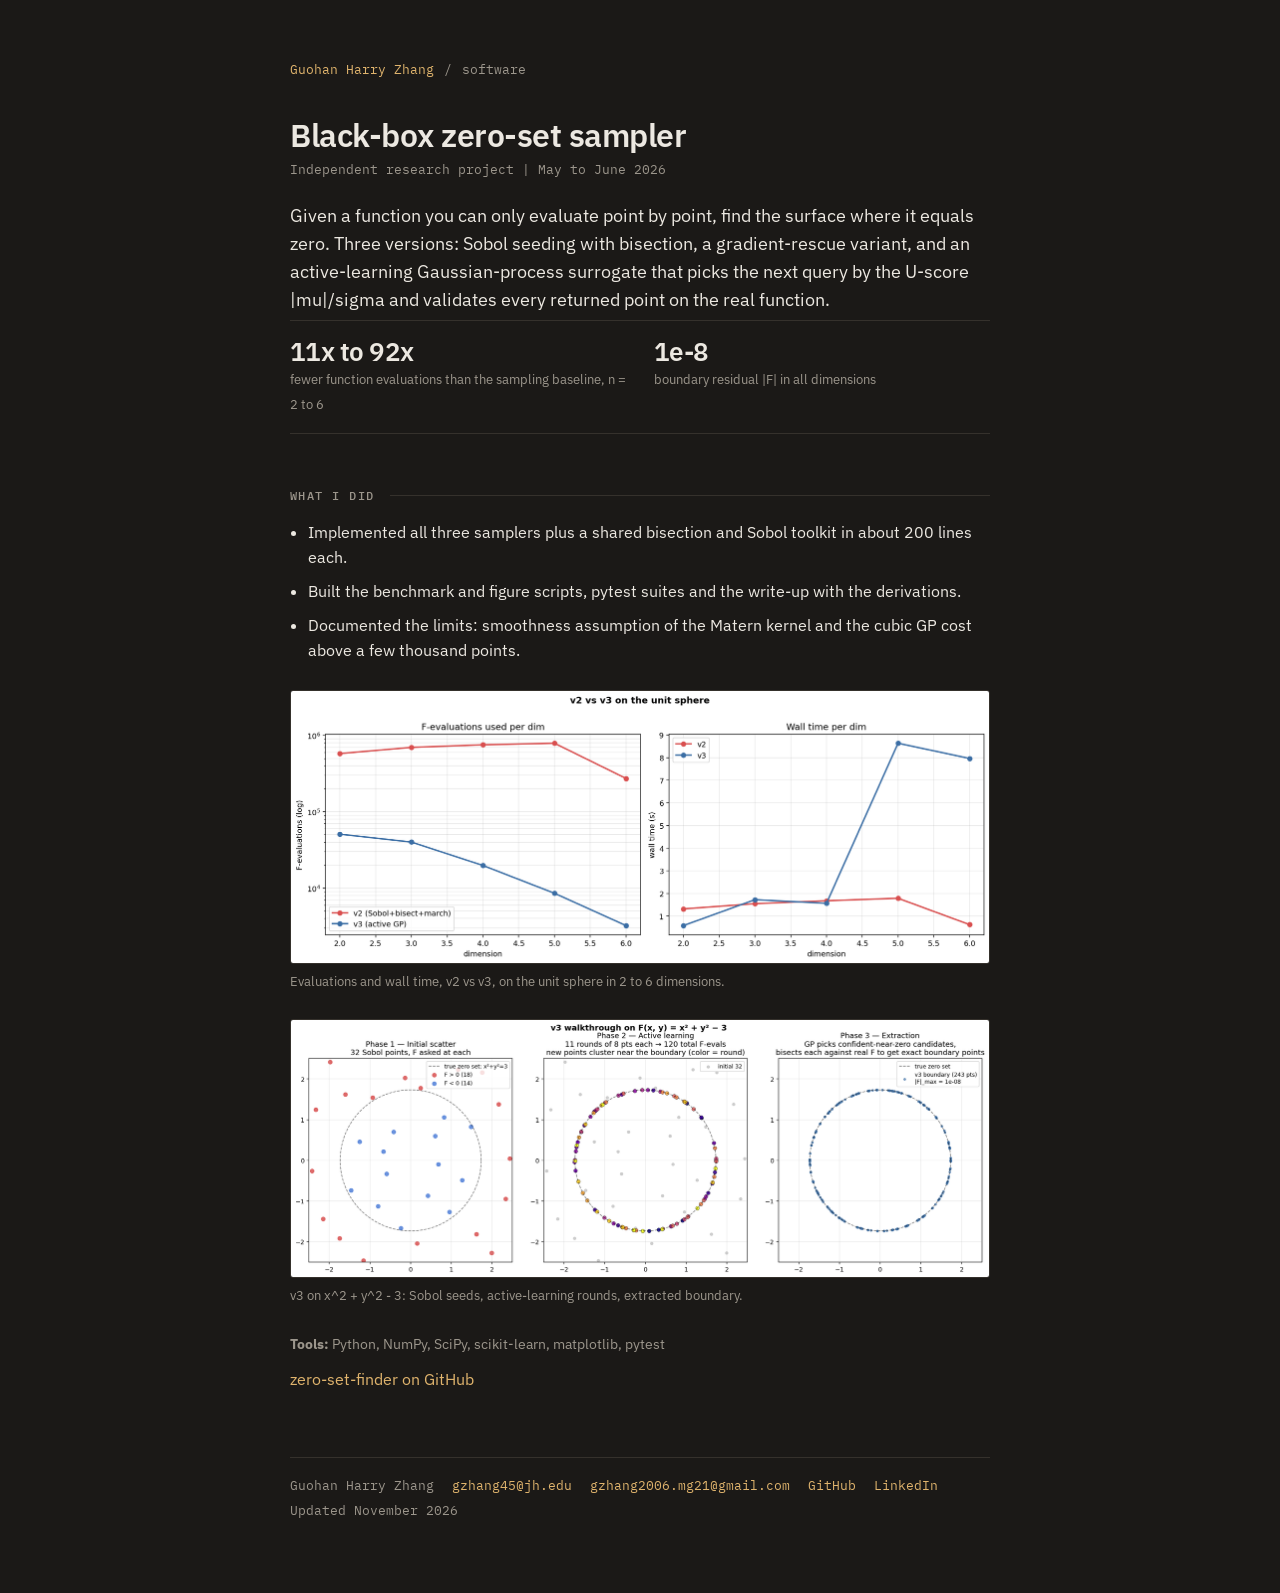
<file: work/zero-set-finder/index.html>
<!doctype html>
<html lang="en"><head><meta charset="utf-8"><meta name="viewport" content="width=device-width,initial-scale=1">
<title>Black-box zero-set sampler · Guohan Harry Zhang</title>
<meta name="description" content="Active-learning Gaussian process that finds where an unknown function crosses zero with 11x to 92x fewer evaluations than the sampling baseline.">
<meta name="robots" content="noindex, nofollow">
<meta property="og:title" content="Black-box zero-set sampler · Guohan Harry Zhang"><meta property="og:description" content="Active-learning Gaussian process that finds where an unknown function crosses zero with 11x to 92x fewer evaluations than the sampling baseline.">
<meta property="og:url" content="https://guohanharryzhang.github.io/work/zero-set-finder/"><meta property="og:type" content="website">
<link rel="canonical" href="https://guohanharryzhang.github.io/work/zero-set-finder/">
<link rel="preconnect" href="https://fonts.googleapis.com"><link rel="preconnect" href="https://fonts.gstatic.com" crossorigin>
<link href="https://fonts.googleapis.com/css2?family=IBM+Plex+Sans:wght@400;500;600&family=IBM+Plex+Mono:wght@400;500&display=swap" rel="stylesheet">
<link rel="stylesheet" href="/style.css?v=12"></head><body><main>
<p class="crumb"><a href="/">Guohan Harry Zhang</a><span>/</span><span>software</span></p>
<h1>Black-box zero-set sampler</h1><p class="kicker">Independent research project | May to June 2026</p>
<p class="lede">Given a function you can only evaluate point by point, find the surface where it equals zero. Three versions: Sobol seeding with bisection, a gradient-rescue variant, and an active-learning Gaussian-process surrogate that picks the next query by the U-score |mu|/sigma and validates every returned point on the real function.</p>
<div class="results"><div><b>11x to 92x</b><span>fewer function evaluations than the sampling baseline, n = 2 to 6</span></div><div><b>1e-8</b><span>boundary residual |F| in all dimensions</span></div></div>
<h2>What I did</h2><ul class="work"><li>Implemented all three samplers plus a shared bisection and Sobol toolkit in about 200 lines each.</li><li>Built the benchmark and figure scripts, pytest suites and the write-up with the derivations.</li><li>Documented the limits: smoothness assumption of the Matern kernel and the cubic GP cost above a few thousand points.</li></ul>
<figure><img src="/assets/fig_v3_vs_v2.png" alt="Evaluations and wall time, v2 vs v3, on the unit sphere in 2 to 6 dimensions." loading="lazy"><figcaption>Evaluations and wall time, v2 vs v3, on the unit sphere in 2 to 6 dimensions.</figcaption></figure><figure><img src="/assets/demo_v3_walkthrough.png" alt="v3 on x^2 + y^2 - 3: Sobol seeds, active-learning rounds, extracted boundary." loading="lazy"><figcaption>v3 on x^2 + y^2 - 3: Sobol seeds, active-learning rounds, extracted boundary.</figcaption></figure>
<p class="tools"><b>Tools:</b> Python, NumPy, SciPy, scikit-learn, matplotlib, pytest</p>
<p><a href="https://github.com/guohanharryzhang/zero-set-finder">zero-set-finder on GitHub</a></p>
<footer><span>Guohan Harry Zhang</span><a href="mailto:gzhang45@jh.edu">gzhang45@jh.edu</a><a href="mailto:gzhang2006.mg21@gmail.com">gzhang2006.mg21@gmail.com</a><a href="https://github.com/guohanharryzhang">GitHub</a><a href="https://www.linkedin.com/in/harrygzhang/">LinkedIn</a><span>Updated November 2026</span></footer>
</main></body></html>
</file>
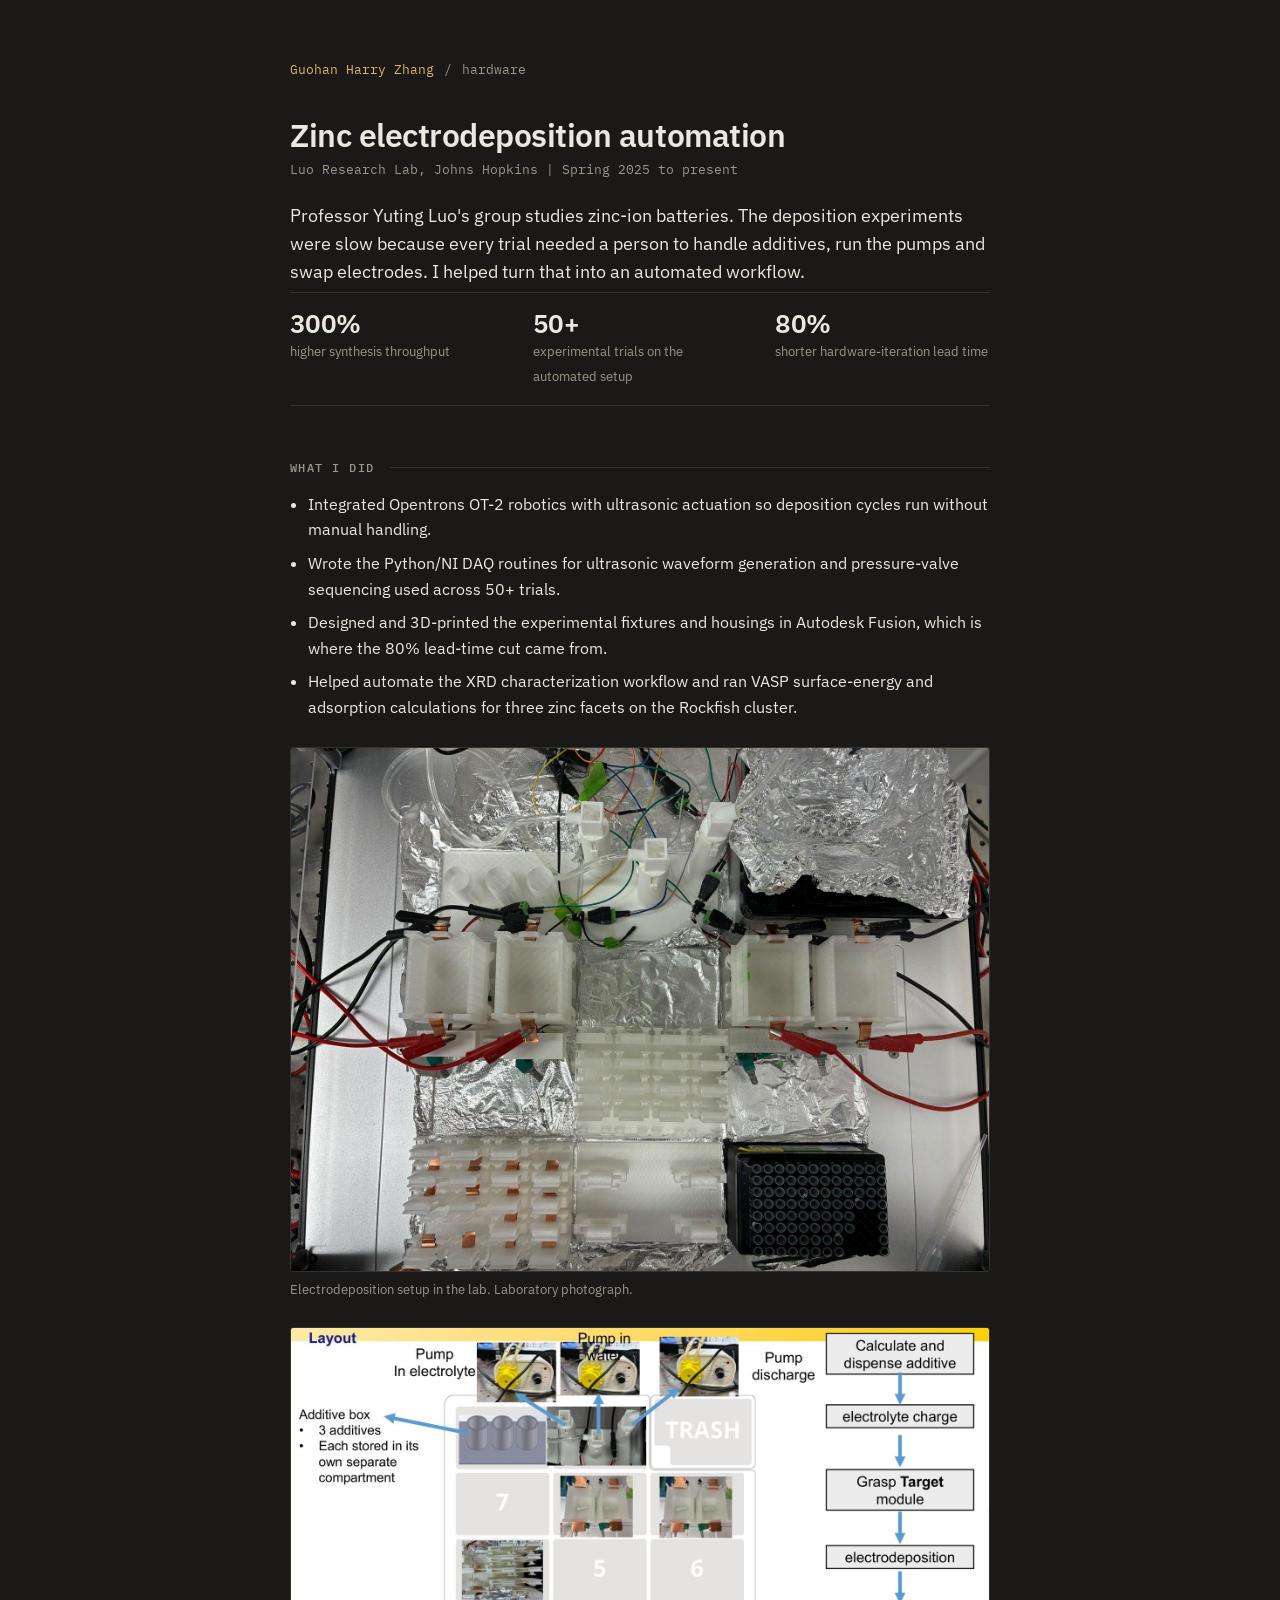
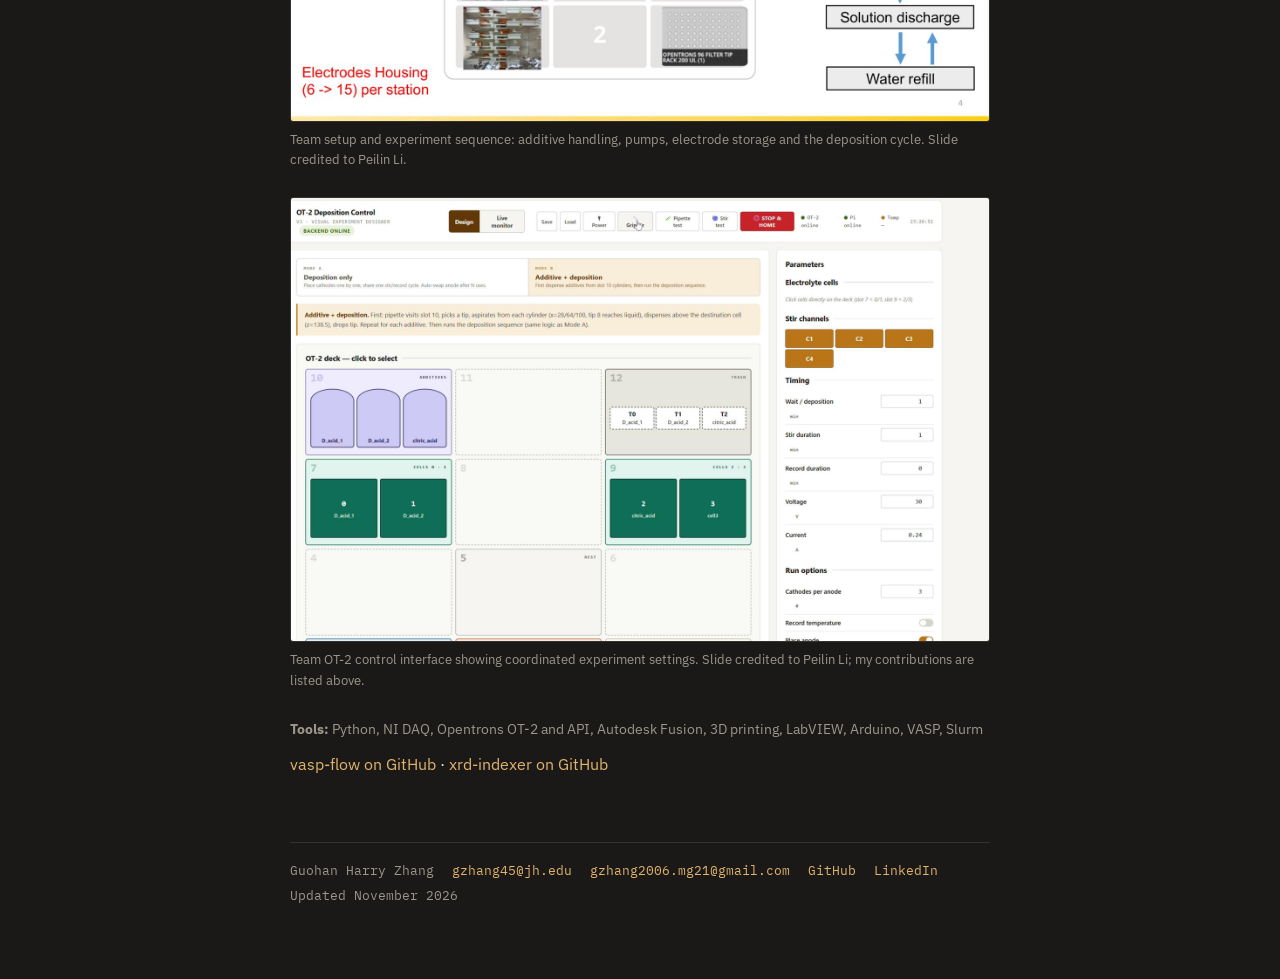
<file: work/zinc-electrodeposition-automation/index.html>
<!doctype html>
<html lang="en"><head><meta charset="utf-8"><meta name="viewport" content="width=device-width,initial-scale=1">
<title>Zinc electrodeposition automation · Guohan Harry Zhang</title>
<meta name="description" content="OT-2 robot, NI DAQ waveform and valve control, ultrasonic actuation and custom fixtures; 300% higher synthesis throughput across 50+ trials.">
<meta name="robots" content="noindex, nofollow">
<meta property="og:title" content="Zinc electrodeposition automation · Guohan Harry Zhang"><meta property="og:description" content="OT-2 robot, NI DAQ waveform and valve control, ultrasonic actuation and custom fixtures; 300% higher synthesis throughput across 50+ trials.">
<meta property="og:url" content="https://guohanharryzhang.github.io/work/zinc-electrodeposition-automation/"><meta property="og:type" content="website">
<link rel="canonical" href="https://guohanharryzhang.github.io/work/zinc-electrodeposition-automation/">
<link rel="preconnect" href="https://fonts.googleapis.com"><link rel="preconnect" href="https://fonts.gstatic.com" crossorigin>
<link href="https://fonts.googleapis.com/css2?family=IBM+Plex+Sans:wght@400;500;600&family=IBM+Plex+Mono:wght@400;500&display=swap" rel="stylesheet">
<link rel="stylesheet" href="/style.css?v=12"></head><body><main>
<p class="crumb"><a href="/">Guohan Harry Zhang</a><span>/</span><span>hardware</span></p>
<h1>Zinc electrodeposition automation</h1><p class="kicker">Luo Research Lab, Johns Hopkins | Spring 2025 to present</p>
<p class="lede">Professor Yuting Luo&#x27;s group studies zinc-ion batteries. The deposition experiments were slow because every trial needed a person to handle additives, run the pumps and swap electrodes. I helped turn that into an automated workflow.</p>
<div class="results"><div><b>300%</b><span>higher synthesis throughput</span></div><div><b>50+</b><span>experimental trials on the automated setup</span></div><div><b>80%</b><span>shorter hardware-iteration lead time</span></div></div>
<h2>What I did</h2><ul class="work"><li>Integrated Opentrons OT-2 robotics with ultrasonic actuation so deposition cycles run without manual handling.</li><li>Wrote the Python/NI DAQ routines for ultrasonic waveform generation and pressure-valve sequencing used across 50+ trials.</li><li>Designed and 3D-printed the experimental fixtures and housings in Autodesk Fusion, which is where the 80% lead-time cut came from.</li><li>Helped automate the XRD characterization workflow and ran VASP surface-energy and adsorption calculations for three zinc facets on the Rockfish cluster.</li></ul>
<figure><img src="/assets/lab_setup.jpg" alt="Electrodeposition setup in the lab. Laboratory photograph." loading="lazy"><figcaption>Electrodeposition setup in the lab. Laboratory photograph.</figcaption></figure><figure><img src="/assets/lab_layout.jpg" alt="Team setup and experiment sequence: additive handling, pumps, electrode storage and the deposition cycle. Slide credited to Peilin Li." loading="lazy"><figcaption>Team setup and experiment sequence: additive handling, pumps, electrode storage and the deposition cycle. Slide credited to Peilin Li.</figcaption></figure><figure><img src="/assets/lab_controls.png" alt="Team OT-2 control interface showing coordinated experiment settings. Slide credited to Peilin Li; my contributions are listed above." loading="lazy"><figcaption>Team OT-2 control interface showing coordinated experiment settings. Slide credited to Peilin Li; my contributions are listed above.</figcaption></figure>
<p class="tools"><b>Tools:</b> Python, NI DAQ, Opentrons OT-2 and API, Autodesk Fusion, 3D printing, LabVIEW, Arduino, VASP, Slurm</p>
<p><a href="https://github.com/guohanharryzhang/vasp-flow">vasp-flow on GitHub</a> · <a href="https://github.com/guohanharryzhang/xrd-indexer">xrd-indexer on GitHub</a></p>
<footer><span>Guohan Harry Zhang</span><a href="mailto:gzhang45@jh.edu">gzhang45@jh.edu</a><a href="mailto:gzhang2006.mg21@gmail.com">gzhang2006.mg21@gmail.com</a><a href="https://github.com/guohanharryzhang">GitHub</a><a href="https://www.linkedin.com/in/harrygzhang/">LinkedIn</a><span>Updated November 2026</span></footer>
</main></body></html>
</file>
<file: style.css>
:root{--bg:#1b1917;--fg:#ece8e1;--muted:#9c968c;--line:#35312c;--accent:#e0b46d;--soft:#242120;--figbg:#f5f3ef;color-scheme:dark}
*{box-sizing:border-box}html{-webkit-text-size-adjust:100%}
body{margin:0;background:var(--bg);color:var(--fg);font:16px/1.6 "IBM Plex Sans",-apple-system,BlinkMacSystemFont,"Segoe UI",Helvetica,Arial,sans-serif;padding:0 20px}
main{max-width:700px;margin:0 auto;padding:60px 0 72px}
a{color:var(--accent);text-decoration:none}a:hover{text-decoration:underline;text-underline-offset:3px}
h1{font-size:32px;font-weight:600;line-height:1.15;margin:0 0 6px;letter-spacing:-.015em}
h2{display:flex;align-items:center;gap:16px;font:500 12px/1 "IBM Plex Mono",ui-monospace,SFMono-Regular,Menlo,monospace;letter-spacing:.12em;text-transform:uppercase;color:var(--muted);margin:56px 0 18px}
h2::after{content:"";flex:1;height:1px;background:var(--line)}
h3{font-size:17px;font-weight:600;margin:0;line-height:1.35}
h3 a{color:var(--fg)}h3 a:hover{color:var(--accent)}
p{margin:0 0 12px}
.lede{font-size:18px;line-height:1.55;margin:14px 0 6px}
.meta{font-size:14px;color:var(--muted);margin:0 0 18px}
.meta span+span::before{content:"\00b7";margin:0 8px}
.links{display:flex;flex-wrap:wrap;gap:6px 18px;margin:10px 0 0;font-size:15px}
.row{display:grid;grid-template-columns:1fr auto;gap:2px 16px;padding:14px 0;border-top:1px solid var(--line)}
.row:first-of-type{border-top:0}.row:last-of-type{border-bottom:1px solid var(--line)}
.row .when{color:var(--muted);font:13px/1.6 "IBM Plex Mono",ui-monospace,SFMono-Regular,Menlo,monospace;white-space:nowrap;padding-top:3px}
.row .role{color:var(--muted);font-size:14px;grid-column:1/-1}
.row .desc{grid-column:1/-1;font-size:15px;margin:4px 0 0}
ol.projects{list-style:none;padding:0;margin:0;counter-reset:p}
ol.projects li{display:grid;grid-template-columns:30px 1fr auto 120px;gap:3px 12px;padding:14px 0;align-items:start;border-top:1px solid var(--line);counter-increment:p}
ol.projects li:first-child{border-top:0}ol.projects li:last-child{border-bottom:1px solid var(--line)}
ol.projects li::before{content:counter(p,decimal-leading-zero);color:var(--muted);font:13px/1.6 "IBM Plex Mono",ui-monospace,SFMono-Regular,Menlo,monospace;padding-top:3px}
ol.projects .one{grid-column:2/4;font-size:15px;color:var(--muted);margin:0}
ol.projects .thumb{grid-column:4;grid-row:1/3;display:block;width:120px;height:78px;margin-top:2px}ol.projects .thumb img{display:block;width:100%;height:100%;object-fit:cover;border:1px solid var(--line);border-radius:3px;background:var(--figbg)}a.thumb:hover img{border-color:var(--accent)}
.tag{font:11px/1.6 "IBM Plex Mono",ui-monospace,SFMono-Regular,Menlo,monospace;letter-spacing:.08em;text-transform:uppercase;color:var(--muted);padding-top:5px;white-space:nowrap}
.filters{display:flex;gap:18px;margin:0 0 6px;font:13px/1.6 "IBM Plex Mono",ui-monospace,SFMono-Regular,Menlo,monospace}
.filters button{font:inherit;background:none;color:var(--muted);border:0;border-bottom:1px solid transparent;padding:2px 0;cursor:pointer;letter-spacing:.02em}
.filters button:hover{color:var(--fg)}
.filters button[aria-pressed=true]{color:var(--fg);border-bottom-color:var(--fg)}
li.hide{display:none!important}
.honors{display:flex;flex-wrap:wrap;gap:6px 0;padding:0;margin:0;list-style:none;font-size:15px}
.honors li+li::before{content:"\00b7";color:var(--muted);margin:0 10px}
.contact{font-size:17px}
.crumb{font:13px/1.6 "IBM Plex Mono",ui-monospace,SFMono-Regular,Menlo,monospace;color:var(--muted);margin:0 0 36px;display:flex;gap:10px}
.kicker{color:var(--muted);font:13px/1.6 "IBM Plex Mono",ui-monospace,SFMono-Regular,Menlo,monospace;margin:0 0 22px}
.results{display:grid;grid-template-columns:repeat(auto-fit,minmax(150px,1fr));gap:12px 28px;margin:0 0 24px;padding:16px 0;border-top:1px solid var(--line);border-bottom:1px solid var(--line)}
.results div b{display:block;font-weight:600;font-size:26px;line-height:1.1;letter-spacing:-.02em}
.results div span{font-size:13px;color:var(--muted)}
ul.work{padding-left:18px;margin:0 0 20px}ul.work li{margin:0 0 8px}
figure{margin:26px 0}figure img{display:block;width:100%;height:auto;border:1px solid var(--line);border-radius:3px;background:var(--figbg)}
figcaption{font-size:13px;color:var(--muted);margin-top:8px}
.tools{font-size:14px;color:var(--muted)}
footer{margin-top:64px;padding-top:18px;border-top:1px solid var(--line);font:13px/1.6 "IBM Plex Mono",ui-monospace,SFMono-Regular,Menlo,monospace;color:var(--muted);display:flex;flex-wrap:wrap;gap:4px 18px}
@media(max-width:600px){h1{font-size:26px}.row{grid-template-columns:1fr}.row .when{white-space:normal}ol.projects li{grid-template-columns:30px 1fr 84px}ol.projects .one{grid-column:2/-1}ol.projects .thumb{grid-column:3;grid-row:1/3;width:84px;height:56px}.tag{grid-column:2;padding-top:0}}
</file>
